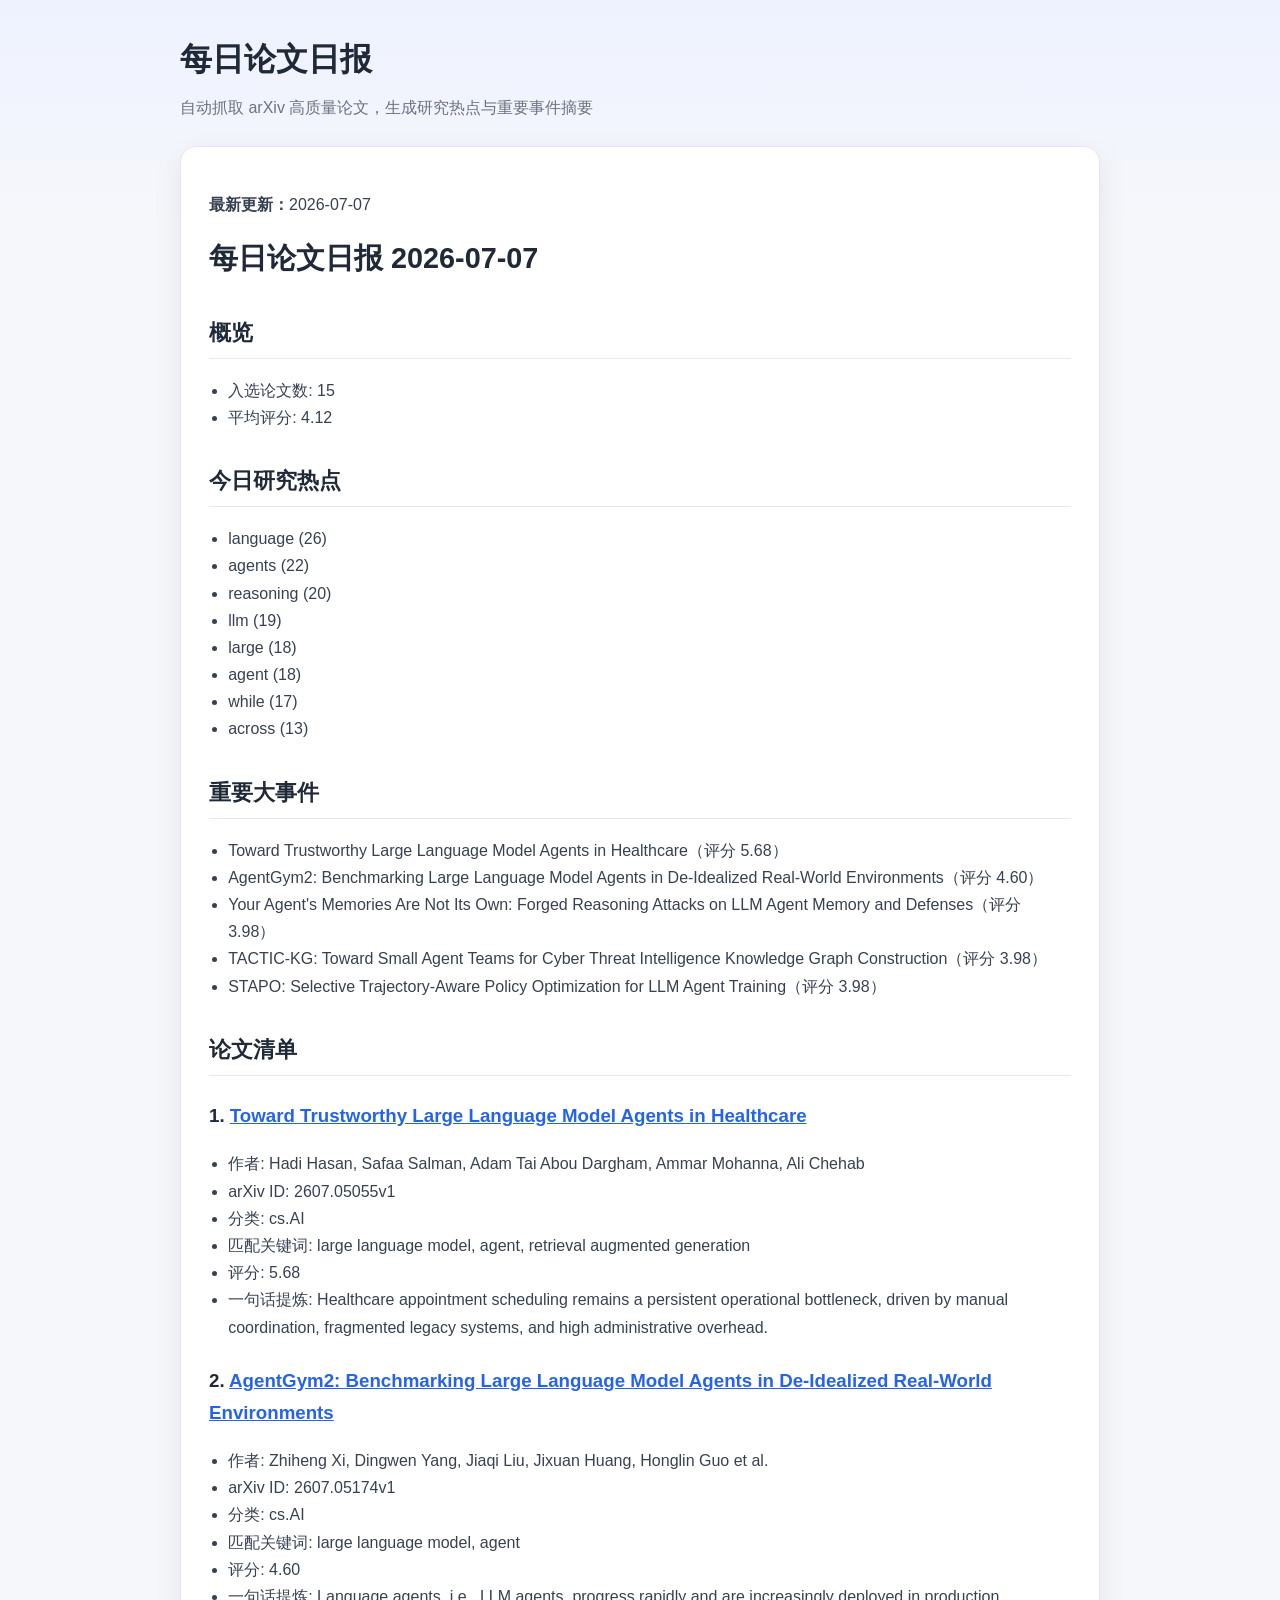
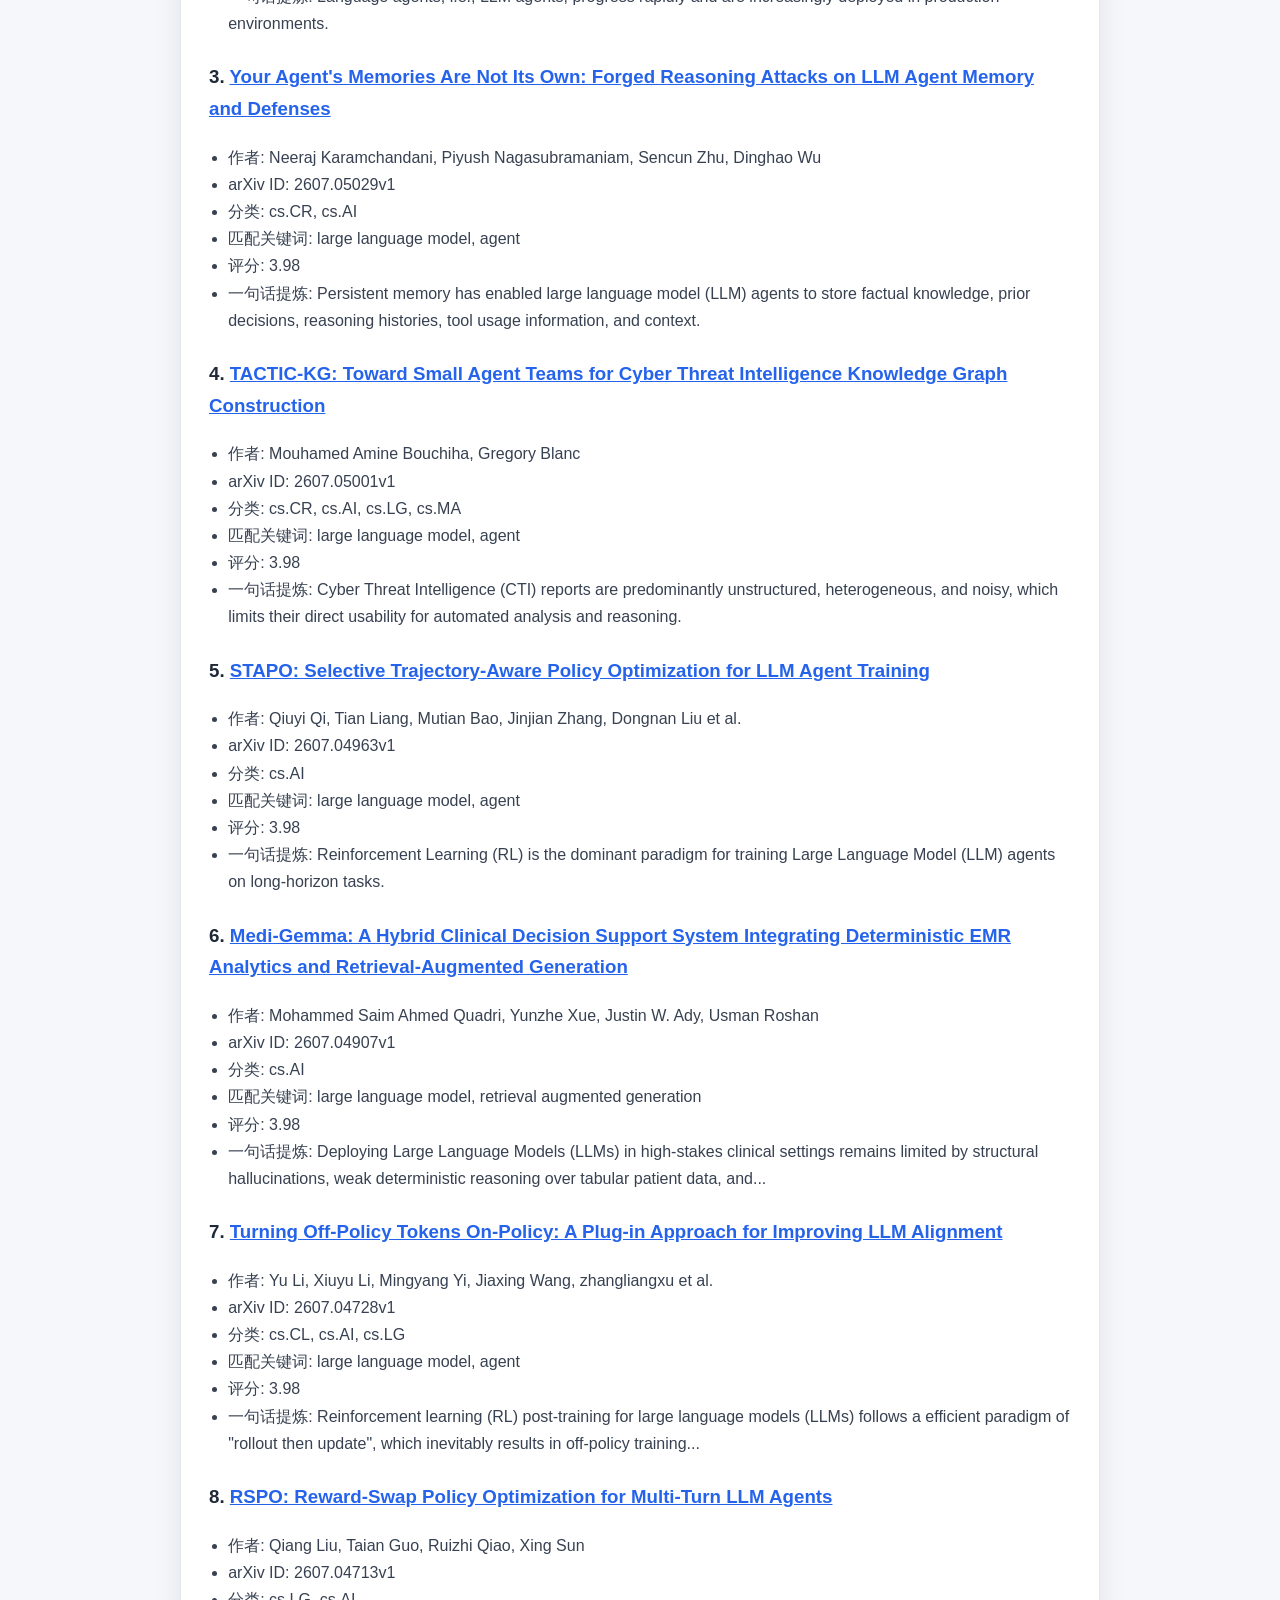
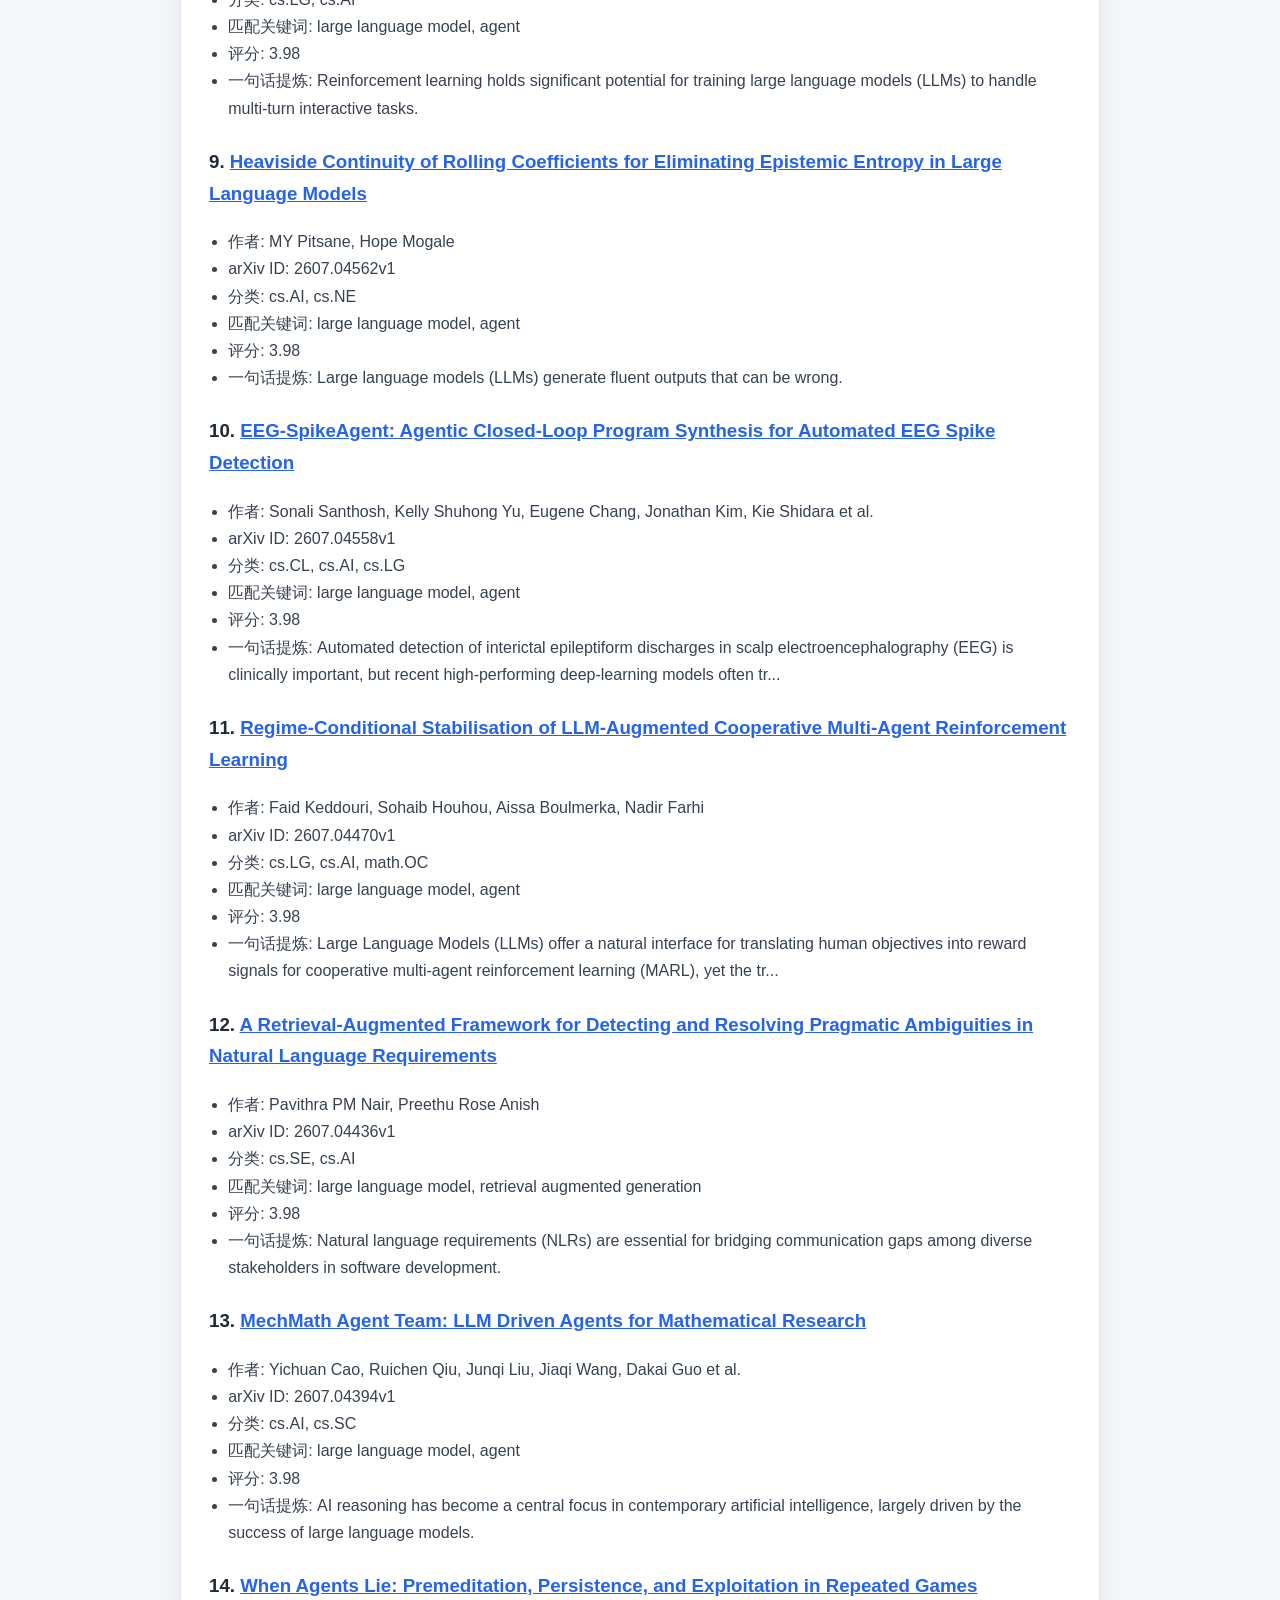
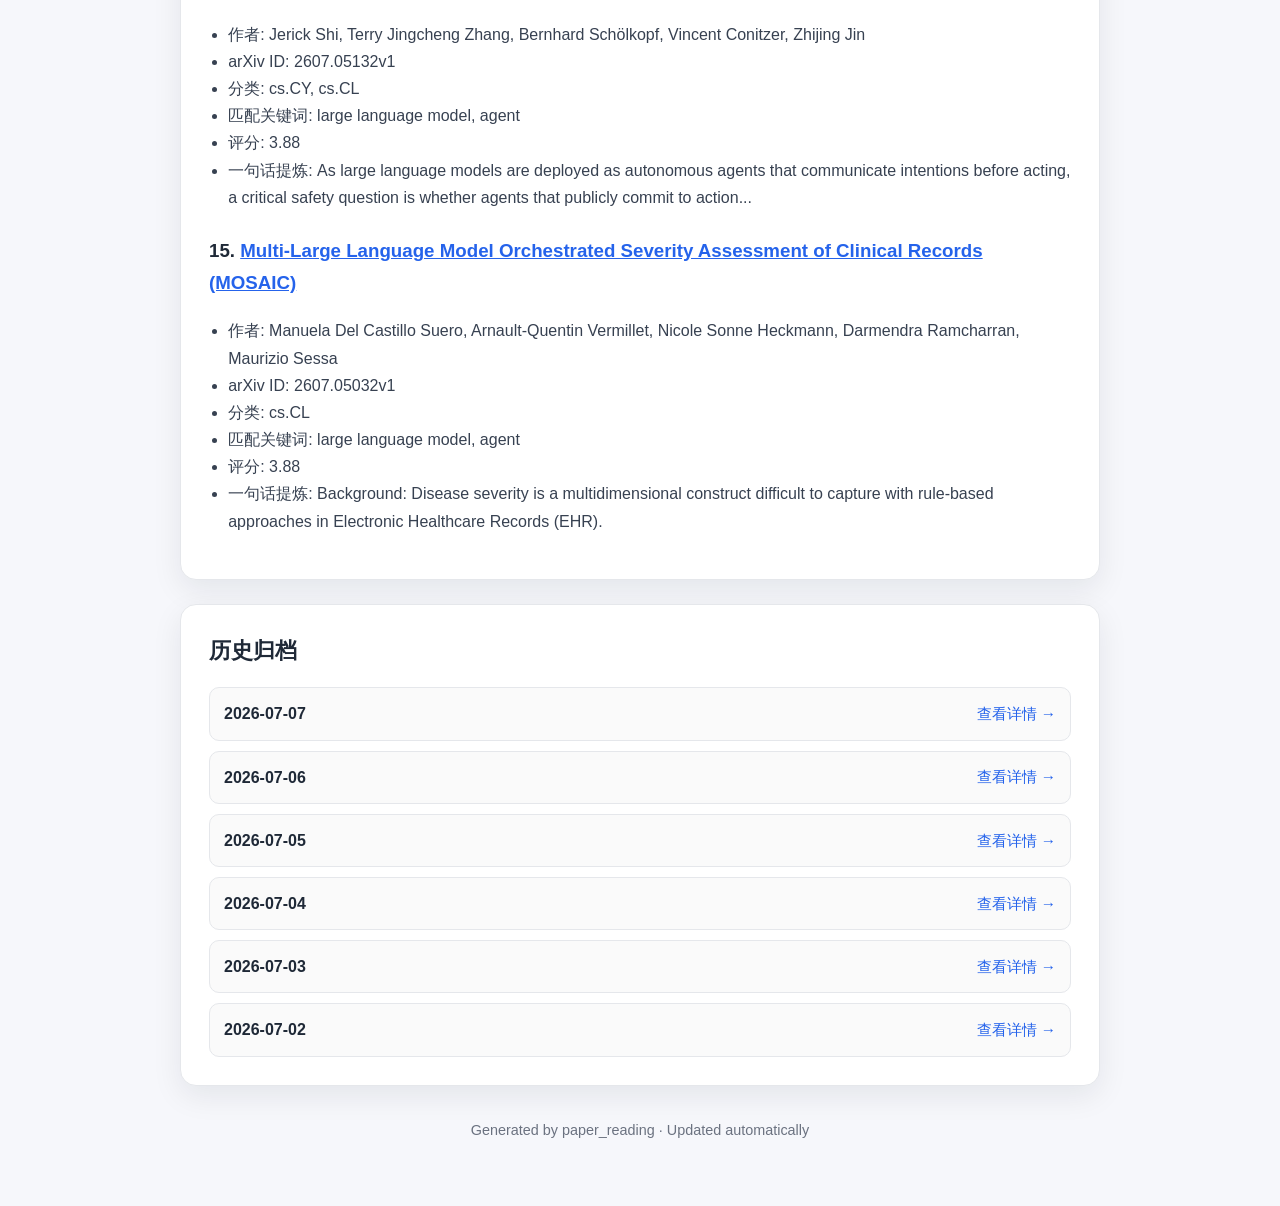
<file: index.html>
<!DOCTYPE html>
<html lang="zh-CN">
<head>
  <meta charset="UTF-8">
  <meta name="viewport" content="width=device-width, initial-scale=1.0">
  <title>每日论文日报</title>
  <link rel="stylesheet" href="assets/style.css">
</head>
<body>
  <div class="container">
    <header class="site-header">
      <h1>每日论文日报</h1>
      <p>自动抓取 arXiv 高质量论文，生成研究热点与重要事件摘要</p>
    </header>
    
    
<main class="card report-content">
  <p><strong>最新更新：</strong>2026-07-07</p>
  <h1>每日论文日报 2026-07-07</h1>
<h2>概览</h2>
<ul>
<li>入选论文数: 15</li>
<li>平均评分: 4.12</li>
</ul>
<h2>今日研究热点</h2>
<ul>
<li>language (26)</li>
<li>agents (22)</li>
<li>reasoning (20)</li>
<li>llm (19)</li>
<li>large (18)</li>
<li>agent (18)</li>
<li>while (17)</li>
<li>across (13)</li>
</ul>
<h2>重要大事件</h2>
<ul>
<li>Toward Trustworthy Large Language Model Agents in Healthcare（评分 5.68）</li>
<li>AgentGym2: Benchmarking Large Language Model Agents in De-Idealized Real-World Environments（评分 4.60）</li>
<li>Your Agent's Memories Are Not Its Own: Forged Reasoning Attacks on LLM Agent Memory and Defenses（评分 3.98）</li>
<li>TACTIC-KG: Toward Small Agent Teams for Cyber Threat Intelligence Knowledge Graph Construction（评分 3.98）</li>
<li>STAPO: Selective Trajectory-Aware Policy Optimization for LLM Agent Training（评分 3.98）</li>
</ul>
<h2>论文清单</h2>
<h3>1. <a href="https://arxiv.org/abs/2607.05055v1">Toward Trustworthy Large Language Model Agents in Healthcare</a></h3>
<ul>
<li>作者: Hadi Hasan, Safaa Salman, Adam Tai Abou Dargham, Ammar Mohanna, Ali Chehab</li>
<li>arXiv ID: 2607.05055v1</li>
<li>分类: cs.AI</li>
<li>匹配关键词: large language model, agent, retrieval augmented generation</li>
<li>评分: 5.68</li>
<li>一句话提炼: Healthcare appointment scheduling remains a persistent operational bottleneck, driven by manual coordination, fragmented legacy systems, and high administrative overhead.</li>
</ul>
<h3>2. <a href="https://arxiv.org/abs/2607.05174v1">AgentGym2: Benchmarking Large Language Model Agents in De-Idealized Real-World Environments</a></h3>
<ul>
<li>作者: Zhiheng Xi, Dingwen Yang, Jiaqi Liu, Jixuan Huang, Honglin Guo et al.</li>
<li>arXiv ID: 2607.05174v1</li>
<li>分类: cs.AI</li>
<li>匹配关键词: large language model, agent</li>
<li>评分: 4.60</li>
<li>一句话提炼: Language agents, i.e., LLM agents, progress rapidly and are increasingly deployed in production environments.</li>
</ul>
<h3>3. <a href="https://arxiv.org/abs/2607.05029v1">Your Agent's Memories Are Not Its Own: Forged Reasoning Attacks on LLM Agent Memory and Defenses</a></h3>
<ul>
<li>作者: Neeraj Karamchandani, Piyush Nagasubramaniam, Sencun Zhu, Dinghao Wu</li>
<li>arXiv ID: 2607.05029v1</li>
<li>分类: cs.CR, cs.AI</li>
<li>匹配关键词: large language model, agent</li>
<li>评分: 3.98</li>
<li>一句话提炼: Persistent memory has enabled large language model (LLM) agents to store factual knowledge, prior decisions, reasoning histories, tool usage information, and context.</li>
</ul>
<h3>4. <a href="https://arxiv.org/abs/2607.05001v1">TACTIC-KG: Toward Small Agent Teams for Cyber Threat Intelligence Knowledge Graph Construction</a></h3>
<ul>
<li>作者: Mouhamed Amine Bouchiha, Gregory Blanc</li>
<li>arXiv ID: 2607.05001v1</li>
<li>分类: cs.CR, cs.AI, cs.LG, cs.MA</li>
<li>匹配关键词: large language model, agent</li>
<li>评分: 3.98</li>
<li>一句话提炼: Cyber Threat Intelligence (CTI) reports are predominantly unstructured, heterogeneous, and noisy, which limits their direct usability for automated analysis and reasoning.</li>
</ul>
<h3>5. <a href="https://arxiv.org/abs/2607.04963v1">STAPO: Selective Trajectory-Aware Policy Optimization for LLM Agent Training</a></h3>
<ul>
<li>作者: Qiuyi Qi, Tian Liang, Mutian Bao, Jinjian Zhang, Dongnan Liu et al.</li>
<li>arXiv ID: 2607.04963v1</li>
<li>分类: cs.AI</li>
<li>匹配关键词: large language model, agent</li>
<li>评分: 3.98</li>
<li>一句话提炼: Reinforcement Learning (RL) is the dominant paradigm for training Large Language Model (LLM) agents on long-horizon tasks.</li>
</ul>
<h3>6. <a href="https://arxiv.org/abs/2607.04907v1">Medi-Gemma: A Hybrid Clinical Decision Support System Integrating Deterministic EMR Analytics and Retrieval-Augmented Generation</a></h3>
<ul>
<li>作者: Mohammed Saim Ahmed Quadri, Yunzhe Xue, Justin W. Ady, Usman Roshan</li>
<li>arXiv ID: 2607.04907v1</li>
<li>分类: cs.AI</li>
<li>匹配关键词: large language model, retrieval augmented generation</li>
<li>评分: 3.98</li>
<li>一句话提炼: Deploying Large Language Models (LLMs) in high-stakes clinical settings remains limited by structural hallucinations, weak deterministic reasoning over tabular patient data, and...</li>
</ul>
<h3>7. <a href="https://arxiv.org/abs/2607.04728v1">Turning Off-Policy Tokens On-Policy: A Plug-in Approach for Improving LLM Alignment</a></h3>
<ul>
<li>作者: Yu Li, Xiuyu Li, Mingyang Yi, Jiaxing Wang, zhangliangxu et al.</li>
<li>arXiv ID: 2607.04728v1</li>
<li>分类: cs.CL, cs.AI, cs.LG</li>
<li>匹配关键词: large language model, agent</li>
<li>评分: 3.98</li>
<li>一句话提炼: Reinforcement learning (RL) post-training for large language models (LLMs) follows a efficient paradigm of "rollout then update", which inevitably results in off-policy training...</li>
</ul>
<h3>8. <a href="https://arxiv.org/abs/2607.04713v1">RSPO: Reward-Swap Policy Optimization for Multi-Turn LLM Agents</a></h3>
<ul>
<li>作者: Qiang Liu, Taian Guo, Ruizhi Qiao, Xing Sun</li>
<li>arXiv ID: 2607.04713v1</li>
<li>分类: cs.LG, cs.AI</li>
<li>匹配关键词: large language model, agent</li>
<li>评分: 3.98</li>
<li>一句话提炼: Reinforcement learning holds significant potential for training large language models (LLMs) to handle multi-turn interactive tasks.</li>
</ul>
<h3>9. <a href="https://arxiv.org/abs/2607.04562v1">Heaviside Continuity of Rolling Coefficients for Eliminating Epistemic Entropy in Large Language Models</a></h3>
<ul>
<li>作者: MY Pitsane, Hope Mogale</li>
<li>arXiv ID: 2607.04562v1</li>
<li>分类: cs.AI, cs.NE</li>
<li>匹配关键词: large language model, agent</li>
<li>评分: 3.98</li>
<li>一句话提炼: Large language models (LLMs) generate fluent outputs that can be wrong.</li>
</ul>
<h3>10. <a href="https://arxiv.org/abs/2607.04558v1">EEG-SpikeAgent: Agentic Closed-Loop Program Synthesis for Automated EEG Spike Detection</a></h3>
<ul>
<li>作者: Sonali Santhosh, Kelly Shuhong Yu, Eugene Chang, Jonathan Kim, Kie Shidara et al.</li>
<li>arXiv ID: 2607.04558v1</li>
<li>分类: cs.CL, cs.AI, cs.LG</li>
<li>匹配关键词: large language model, agent</li>
<li>评分: 3.98</li>
<li>一句话提炼: Automated detection of interictal epileptiform discharges in scalp electroencephalography (EEG) is clinically important, but recent high-performing deep-learning models often tr...</li>
</ul>
<h3>11. <a href="https://arxiv.org/abs/2607.04470v1">Regime-Conditional Stabilisation of LLM-Augmented Cooperative Multi-Agent Reinforcement Learning</a></h3>
<ul>
<li>作者: Faid Keddouri, Sohaib Houhou, Aissa Boulmerka, Nadir Farhi</li>
<li>arXiv ID: 2607.04470v1</li>
<li>分类: cs.LG, cs.AI, math.OC</li>
<li>匹配关键词: large language model, agent</li>
<li>评分: 3.98</li>
<li>一句话提炼: Large Language Models (LLMs) offer a natural interface for translating human objectives into reward signals for cooperative multi-agent reinforcement learning (MARL), yet the tr...</li>
</ul>
<h3>12. <a href="https://arxiv.org/abs/2607.04436v1">A Retrieval-Augmented Framework for Detecting and Resolving Pragmatic Ambiguities in Natural Language Requirements</a></h3>
<ul>
<li>作者: Pavithra PM Nair, Preethu Rose Anish</li>
<li>arXiv ID: 2607.04436v1</li>
<li>分类: cs.SE, cs.AI</li>
<li>匹配关键词: large language model, retrieval augmented generation</li>
<li>评分: 3.98</li>
<li>一句话提炼: Natural language requirements (NLRs) are essential for bridging communication gaps among diverse stakeholders in software development.</li>
</ul>
<h3>13. <a href="https://arxiv.org/abs/2607.04394v1">MechMath Agent Team: LLM Driven Agents for Mathematical Research</a></h3>
<ul>
<li>作者: Yichuan Cao, Ruichen Qiu, Junqi Liu, Jiaqi Wang, Dakai Guo et al.</li>
<li>arXiv ID: 2607.04394v1</li>
<li>分类: cs.AI, cs.SC</li>
<li>匹配关键词: large language model, agent</li>
<li>评分: 3.98</li>
<li>一句话提炼: AI reasoning has become a central focus in contemporary artificial intelligence, largely driven by the success of large language models.</li>
</ul>
<h3>14. <a href="https://arxiv.org/abs/2607.05132v1">When Agents Lie: Premeditation, Persistence, and Exploitation in Repeated Games</a></h3>
<ul>
<li>作者: Jerick Shi, Terry Jingcheng Zhang, Bernhard Schölkopf, Vincent Conitzer, Zhijing Jin</li>
<li>arXiv ID: 2607.05132v1</li>
<li>分类: cs.CY, cs.CL</li>
<li>匹配关键词: large language model, agent</li>
<li>评分: 3.88</li>
<li>一句话提炼: As large language models are deployed as autonomous agents that communicate intentions before acting, a critical safety question is whether agents that publicly commit to action...</li>
</ul>
<h3>15. <a href="https://arxiv.org/abs/2607.05032v1">Multi-Large Language Model Orchestrated Severity Assessment of Clinical Records (MOSAIC)</a></h3>
<ul>
<li>作者: Manuela Del Castillo Suero, Arnault-Quentin Vermillet, Nicole Sonne Heckmann, Darmendra Ramcharran, Maurizio Sessa</li>
<li>arXiv ID: 2607.05032v1</li>
<li>分类: cs.CL</li>
<li>匹配关键词: large language model, agent</li>
<li>评分: 3.88</li>
<li>一句话提炼: Background: Disease severity is a multidimensional construct difficult to capture with rule-based approaches in Electronic Healthcare Records (EHR).</li>
</ul>
</main>
<section class="card">
  <h2>历史归档</h2>
  <ul class="archive-list">
    <li><a href="reports/2026-07-07.html"><span class="date">2026-07-07</span><span class="link">查看详情 →</span></a></li><li><a href="reports/2026-07-06.html"><span class="date">2026-07-06</span><span class="link">查看详情 →</span></a></li><li><a href="reports/2026-07-05.html"><span class="date">2026-07-05</span><span class="link">查看详情 →</span></a></li><li><a href="reports/2026-07-04.html"><span class="date">2026-07-04</span><span class="link">查看详情 →</span></a></li><li><a href="reports/2026-07-03.html"><span class="date">2026-07-03</span><span class="link">查看详情 →</span></a></li><li><a href="reports/2026-07-02.html"><span class="date">2026-07-02</span><span class="link">查看详情 →</span></a></li>
  </ul>
</section>

    <footer class="site-footer">Generated by paper_reading · Updated automatically</footer>
  </div>
</body>
</html>
</file>
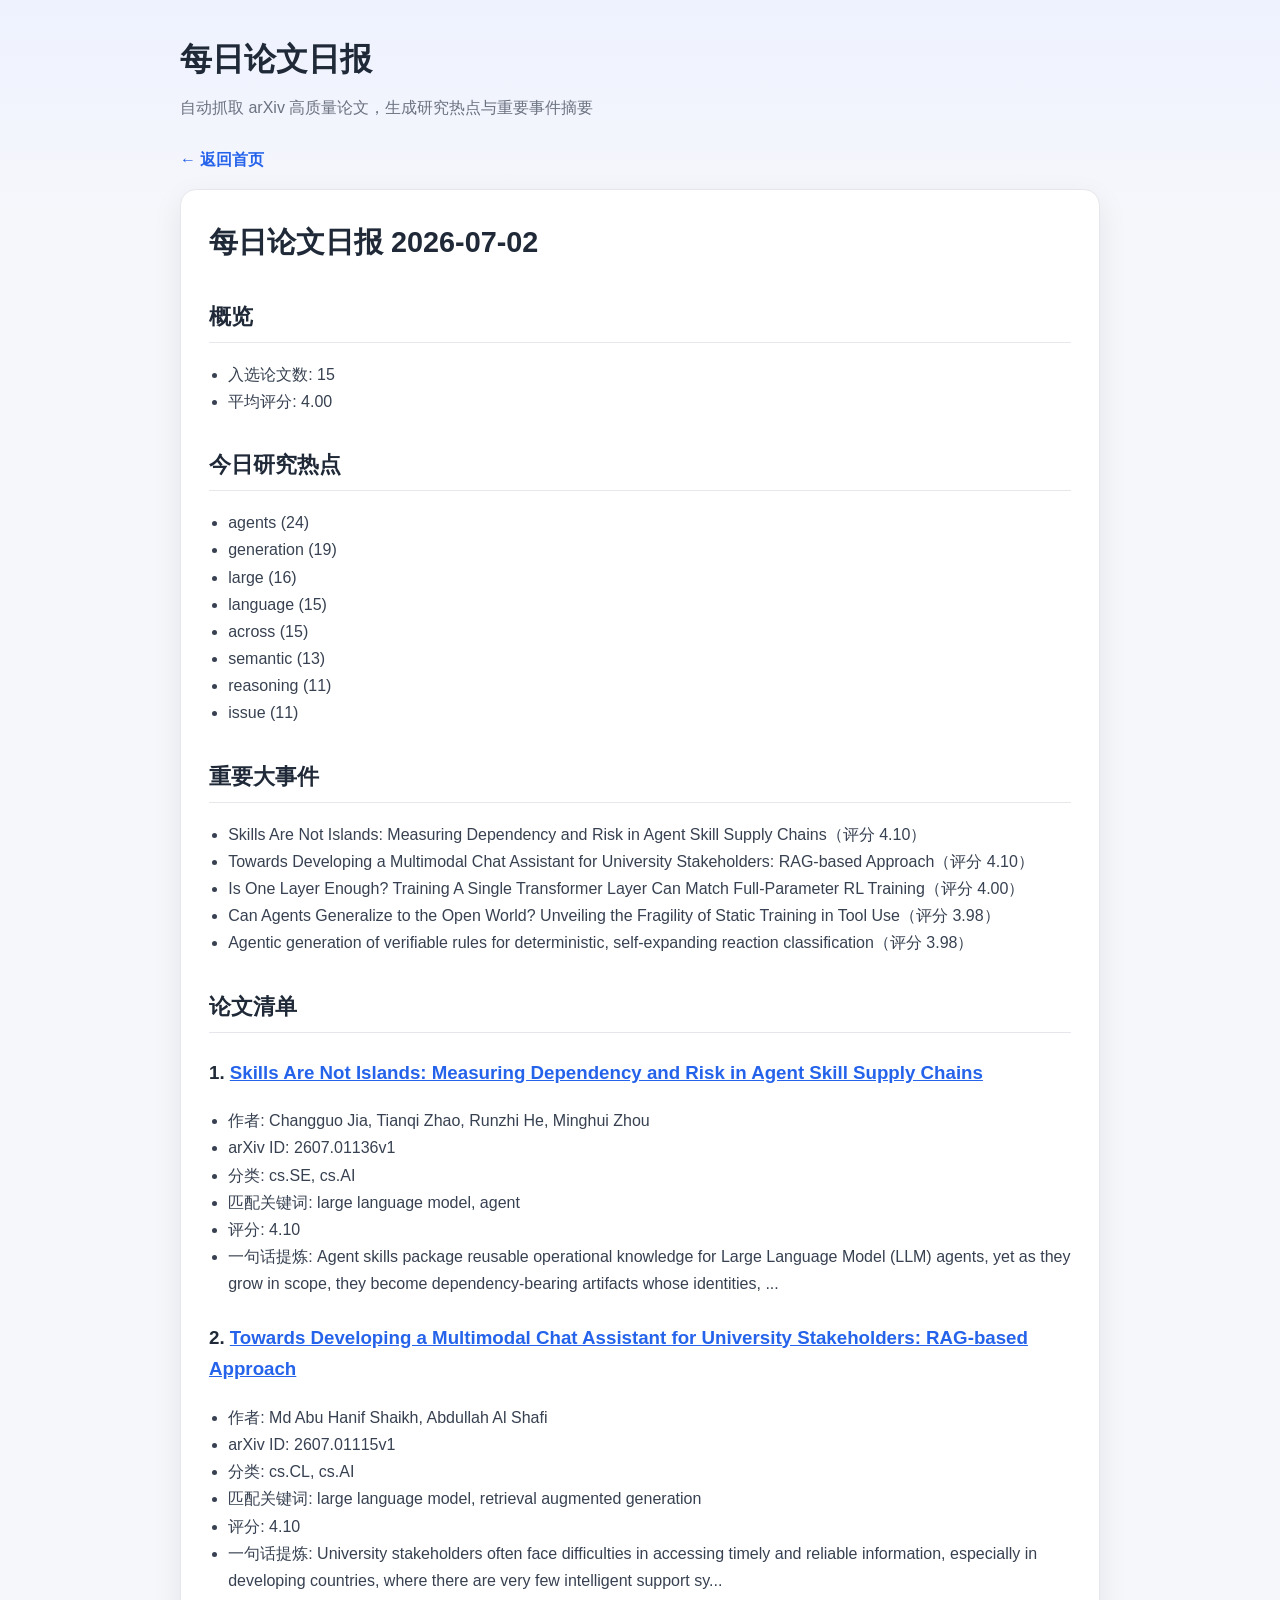
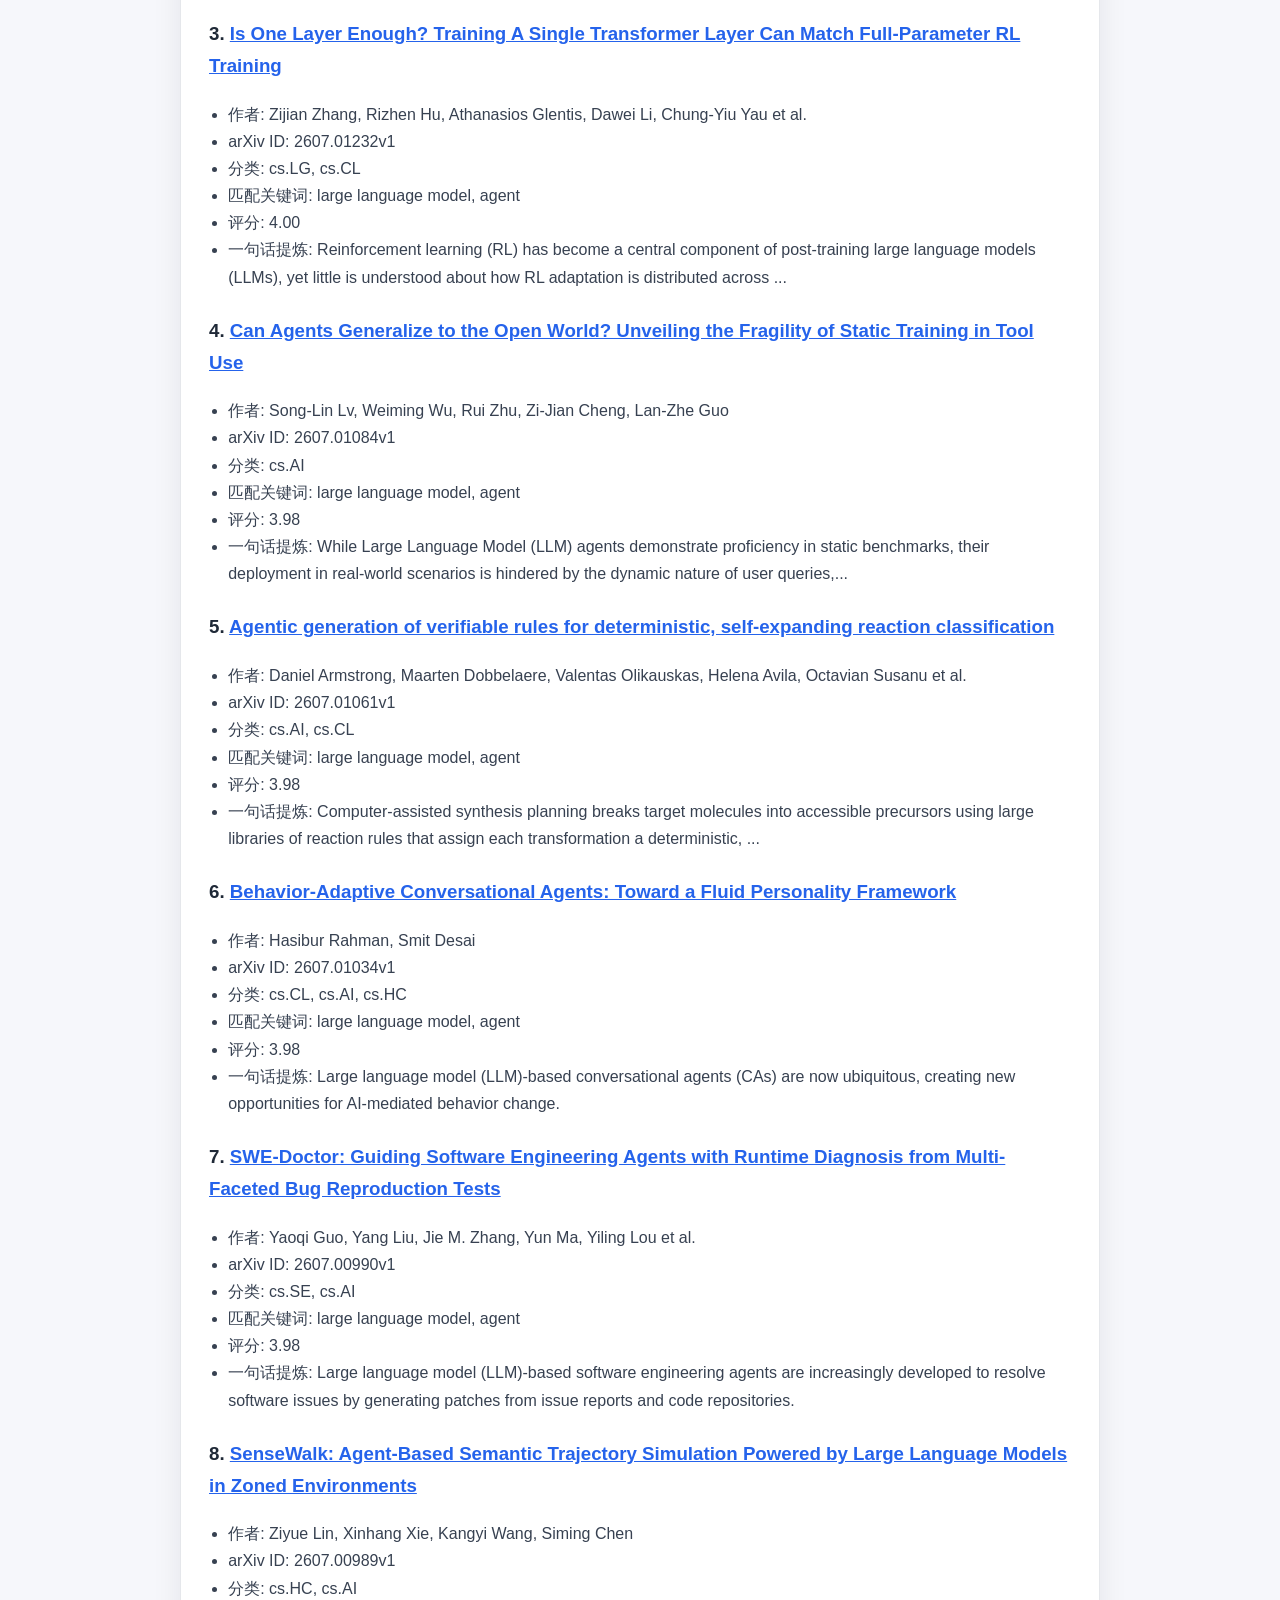
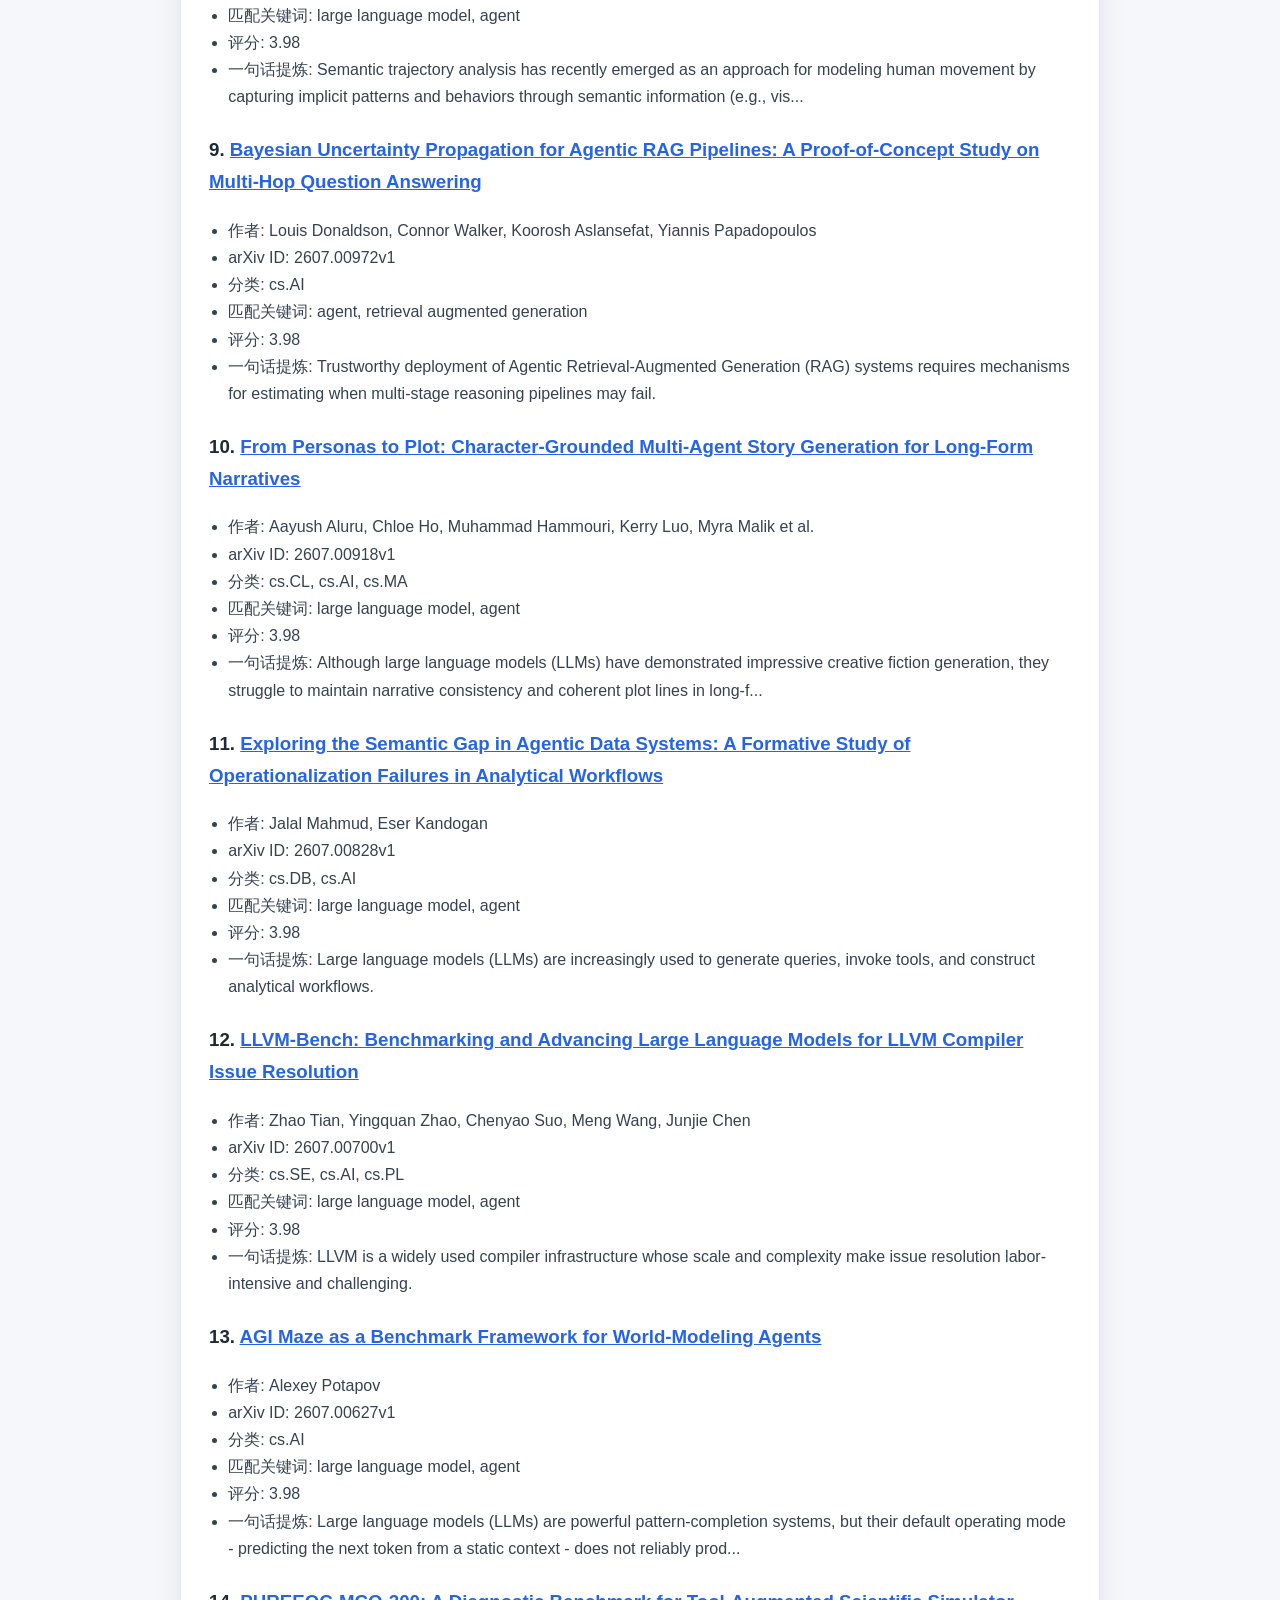
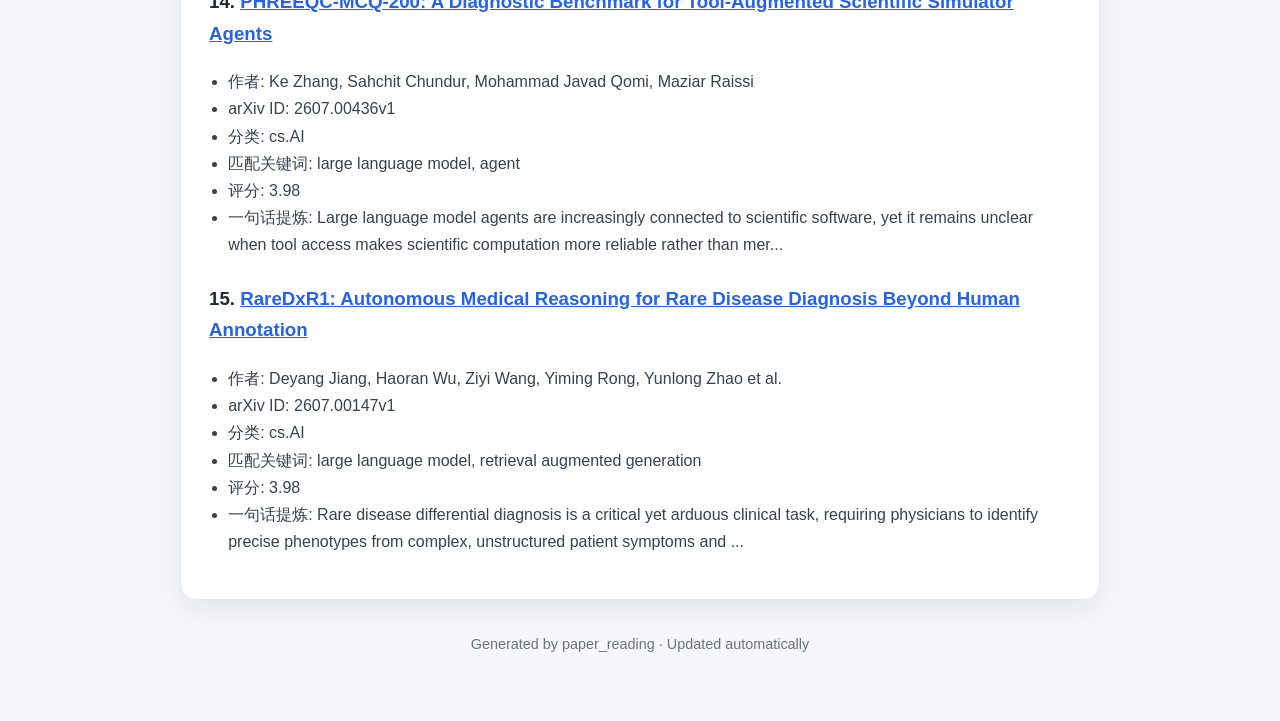
<file: reports/2026-07-02.html>
<!DOCTYPE html>
<html lang="zh-CN">
<head>
  <meta charset="UTF-8">
  <meta name="viewport" content="width=device-width, initial-scale=1.0">
  <title>每日论文日报 2026-07-02</title>
  <link rel="stylesheet" href="../assets/style.css">
</head>
<body>
  <div class="container">
    <header class="site-header">
      <h1>每日论文日报</h1>
      <p>自动抓取 arXiv 高质量论文，生成研究热点与重要事件摘要</p>
    </header>
    <a class="back-link" href="../index.html">← 返回首页</a>

    <main class="card report-content"><h1>每日论文日报 2026-07-02</h1>
<h2>概览</h2>
<ul>
<li>入选论文数: 15</li>
<li>平均评分: 4.00</li>
</ul>
<h2>今日研究热点</h2>
<ul>
<li>agents (24)</li>
<li>generation (19)</li>
<li>large (16)</li>
<li>language (15)</li>
<li>across (15)</li>
<li>semantic (13)</li>
<li>reasoning (11)</li>
<li>issue (11)</li>
</ul>
<h2>重要大事件</h2>
<ul>
<li>Skills Are Not Islands: Measuring Dependency and Risk in Agent Skill Supply Chains（评分 4.10）</li>
<li>Towards Developing a Multimodal Chat Assistant for University Stakeholders: RAG-based Approach（评分 4.10）</li>
<li>Is One Layer Enough? Training A Single Transformer Layer Can Match Full-Parameter RL Training（评分 4.00）</li>
<li>Can Agents Generalize to the Open World? Unveiling the Fragility of Static Training in Tool Use（评分 3.98）</li>
<li>Agentic generation of verifiable rules for deterministic, self-expanding reaction classification（评分 3.98）</li>
</ul>
<h2>论文清单</h2>
<h3>1. <a href="https://arxiv.org/abs/2607.01136v1">Skills Are Not Islands: Measuring Dependency and Risk in Agent Skill Supply Chains</a></h3>
<ul>
<li>作者: Changguo Jia, Tianqi Zhao, Runzhi He, Minghui Zhou</li>
<li>arXiv ID: 2607.01136v1</li>
<li>分类: cs.SE, cs.AI</li>
<li>匹配关键词: large language model, agent</li>
<li>评分: 4.10</li>
<li>一句话提炼: Agent skills package reusable operational knowledge for Large Language Model (LLM) agents, yet as they grow in scope, they become dependency-bearing artifacts whose identities, ...</li>
</ul>
<h3>2. <a href="https://arxiv.org/abs/2607.01115v1">Towards Developing a Multimodal Chat Assistant for University Stakeholders: RAG-based Approach</a></h3>
<ul>
<li>作者: Md Abu Hanif Shaikh, Abdullah Al Shafi</li>
<li>arXiv ID: 2607.01115v1</li>
<li>分类: cs.CL, cs.AI</li>
<li>匹配关键词: large language model, retrieval augmented generation</li>
<li>评分: 4.10</li>
<li>一句话提炼: University stakeholders often face difficulties in accessing timely and reliable information, especially in developing countries, where there are very few intelligent support sy...</li>
</ul>
<h3>3. <a href="https://arxiv.org/abs/2607.01232v1">Is One Layer Enough? Training A Single Transformer Layer Can Match Full-Parameter RL Training</a></h3>
<ul>
<li>作者: Zijian Zhang, Rizhen Hu, Athanasios Glentis, Dawei Li, Chung-Yiu Yau et al.</li>
<li>arXiv ID: 2607.01232v1</li>
<li>分类: cs.LG, cs.CL</li>
<li>匹配关键词: large language model, agent</li>
<li>评分: 4.00</li>
<li>一句话提炼: Reinforcement learning (RL) has become a central component of post-training large language models (LLMs), yet little is understood about how RL adaptation is distributed across ...</li>
</ul>
<h3>4. <a href="https://arxiv.org/abs/2607.01084v1">Can Agents Generalize to the Open World? Unveiling the Fragility of Static Training in Tool Use</a></h3>
<ul>
<li>作者: Song-Lin Lv, Weiming Wu, Rui Zhu, Zi-Jian Cheng, Lan-Zhe Guo</li>
<li>arXiv ID: 2607.01084v1</li>
<li>分类: cs.AI</li>
<li>匹配关键词: large language model, agent</li>
<li>评分: 3.98</li>
<li>一句话提炼: While Large Language Model (LLM) agents demonstrate proficiency in static benchmarks, their deployment in real-world scenarios is hindered by the dynamic nature of user queries,...</li>
</ul>
<h3>5. <a href="https://arxiv.org/abs/2607.01061v1">Agentic generation of verifiable rules for deterministic, self-expanding reaction classification</a></h3>
<ul>
<li>作者: Daniel Armstrong, Maarten Dobbelaere, Valentas Olikauskas, Helena Avila, Octavian Susanu et al.</li>
<li>arXiv ID: 2607.01061v1</li>
<li>分类: cs.AI, cs.CL</li>
<li>匹配关键词: large language model, agent</li>
<li>评分: 3.98</li>
<li>一句话提炼: Computer-assisted synthesis planning breaks target molecules into accessible precursors using large libraries of reaction rules that assign each transformation a deterministic, ...</li>
</ul>
<h3>6. <a href="https://arxiv.org/abs/2607.01034v1">Behavior-Adaptive Conversational Agents: Toward a Fluid Personality Framework</a></h3>
<ul>
<li>作者: Hasibur Rahman, Smit Desai</li>
<li>arXiv ID: 2607.01034v1</li>
<li>分类: cs.CL, cs.AI, cs.HC</li>
<li>匹配关键词: large language model, agent</li>
<li>评分: 3.98</li>
<li>一句话提炼: Large language model (LLM)-based conversational agents (CAs) are now ubiquitous, creating new opportunities for AI-mediated behavior change.</li>
</ul>
<h3>7. <a href="https://arxiv.org/abs/2607.00990v1">SWE-Doctor: Guiding Software Engineering Agents with Runtime Diagnosis from Multi-Faceted Bug Reproduction Tests</a></h3>
<ul>
<li>作者: Yaoqi Guo, Yang Liu, Jie M. Zhang, Yun Ma, Yiling Lou et al.</li>
<li>arXiv ID: 2607.00990v1</li>
<li>分类: cs.SE, cs.AI</li>
<li>匹配关键词: large language model, agent</li>
<li>评分: 3.98</li>
<li>一句话提炼: Large language model (LLM)-based software engineering agents are increasingly developed to resolve software issues by generating patches from issue reports and code repositories.</li>
</ul>
<h3>8. <a href="https://arxiv.org/abs/2607.00989v1">SenseWalk: Agent-Based Semantic Trajectory Simulation Powered by Large Language Models in Zoned Environments</a></h3>
<ul>
<li>作者: Ziyue Lin, Xinhang Xie, Kangyi Wang, Siming Chen</li>
<li>arXiv ID: 2607.00989v1</li>
<li>分类: cs.HC, cs.AI</li>
<li>匹配关键词: large language model, agent</li>
<li>评分: 3.98</li>
<li>一句话提炼: Semantic trajectory analysis has recently emerged as an approach for modeling human movement by capturing implicit patterns and behaviors through semantic information (e.g., vis...</li>
</ul>
<h3>9. <a href="https://arxiv.org/abs/2607.00972v1">Bayesian Uncertainty Propagation for Agentic RAG Pipelines: A Proof-of-Concept Study on Multi-Hop Question Answering</a></h3>
<ul>
<li>作者: Louis Donaldson, Connor Walker, Koorosh Aslansefat, Yiannis Papadopoulos</li>
<li>arXiv ID: 2607.00972v1</li>
<li>分类: cs.AI</li>
<li>匹配关键词: agent, retrieval augmented generation</li>
<li>评分: 3.98</li>
<li>一句话提炼: Trustworthy deployment of Agentic Retrieval-Augmented Generation (RAG) systems requires mechanisms for estimating when multi-stage reasoning pipelines may fail.</li>
</ul>
<h3>10. <a href="https://arxiv.org/abs/2607.00918v1">From Personas to Plot: Character-Grounded Multi-Agent Story Generation for Long-Form Narratives</a></h3>
<ul>
<li>作者: Aayush Aluru, Chloe Ho, Muhammad Hammouri, Kerry Luo, Myra Malik et al.</li>
<li>arXiv ID: 2607.00918v1</li>
<li>分类: cs.CL, cs.AI, cs.MA</li>
<li>匹配关键词: large language model, agent</li>
<li>评分: 3.98</li>
<li>一句话提炼: Although large language models (LLMs) have demonstrated impressive creative fiction generation, they struggle to maintain narrative consistency and coherent plot lines in long-f...</li>
</ul>
<h3>11. <a href="https://arxiv.org/abs/2607.00828v1">Exploring the Semantic Gap in Agentic Data Systems: A Formative Study of Operationalization Failures in Analytical Workflows</a></h3>
<ul>
<li>作者: Jalal Mahmud, Eser Kandogan</li>
<li>arXiv ID: 2607.00828v1</li>
<li>分类: cs.DB, cs.AI</li>
<li>匹配关键词: large language model, agent</li>
<li>评分: 3.98</li>
<li>一句话提炼: Large language models (LLMs) are increasingly used to generate queries, invoke tools, and construct analytical workflows.</li>
</ul>
<h3>12. <a href="https://arxiv.org/abs/2607.00700v1">LLVM-Bench: Benchmarking and Advancing Large Language Models for LLVM Compiler Issue Resolution</a></h3>
<ul>
<li>作者: Zhao Tian, Yingquan Zhao, Chenyao Suo, Meng Wang, Junjie Chen</li>
<li>arXiv ID: 2607.00700v1</li>
<li>分类: cs.SE, cs.AI, cs.PL</li>
<li>匹配关键词: large language model, agent</li>
<li>评分: 3.98</li>
<li>一句话提炼: LLVM is a widely used compiler infrastructure whose scale and complexity make issue resolution labor-intensive and challenging.</li>
</ul>
<h3>13. <a href="https://arxiv.org/abs/2607.00627v1">AGI Maze as a Benchmark Framework for World-Modeling Agents</a></h3>
<ul>
<li>作者: Alexey Potapov</li>
<li>arXiv ID: 2607.00627v1</li>
<li>分类: cs.AI</li>
<li>匹配关键词: large language model, agent</li>
<li>评分: 3.98</li>
<li>一句话提炼: Large language models (LLMs) are powerful pattern-completion systems, but their default operating mode - predicting the next token from a static context - does not reliably prod...</li>
</ul>
<h3>14. <a href="https://arxiv.org/abs/2607.00436v1">PHREEQC-MCQ-200: A Diagnostic Benchmark for Tool-Augmented Scientific Simulator Agents</a></h3>
<ul>
<li>作者: Ke Zhang, Sahchit Chundur, Mohammad Javad Qomi, Maziar Raissi</li>
<li>arXiv ID: 2607.00436v1</li>
<li>分类: cs.AI</li>
<li>匹配关键词: large language model, agent</li>
<li>评分: 3.98</li>
<li>一句话提炼: Large language model agents are increasingly connected to scientific software, yet it remains unclear when tool access makes scientific computation more reliable rather than mer...</li>
</ul>
<h3>15. <a href="https://arxiv.org/abs/2607.00147v1">RareDxR1: Autonomous Medical Reasoning for Rare Disease Diagnosis Beyond Human Annotation</a></h3>
<ul>
<li>作者: Deyang Jiang, Haoran Wu, Ziyi Wang, Yiming Rong, Yunlong Zhao et al.</li>
<li>arXiv ID: 2607.00147v1</li>
<li>分类: cs.AI</li>
<li>匹配关键词: large language model, retrieval augmented generation</li>
<li>评分: 3.98</li>
<li>一句话提炼: Rare disease differential diagnosis is a critical yet arduous clinical task, requiring physicians to identify precise phenotypes from complex, unstructured patient symptoms and ...</li>
</ul></main>
    <footer class="site-footer">Generated by paper_reading · Updated automatically</footer>
  </div>
</body>
</html>
</file>
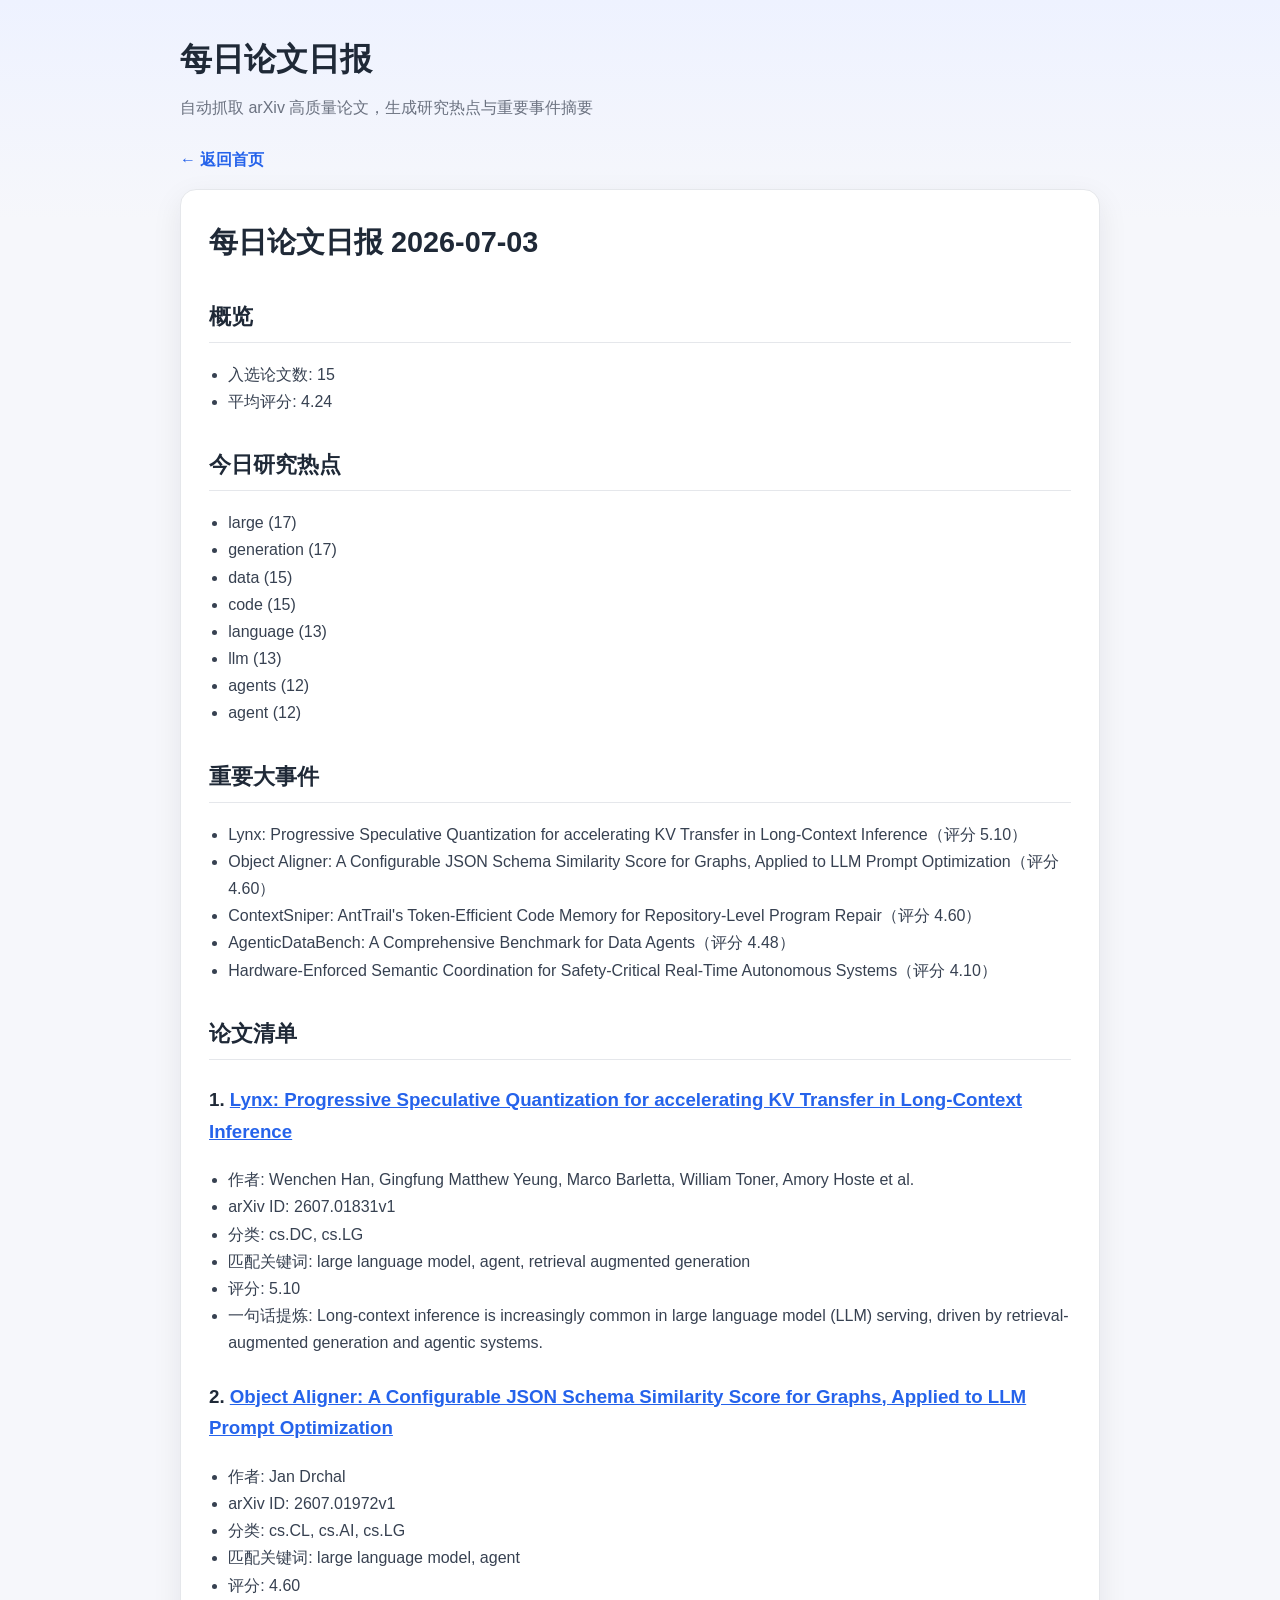
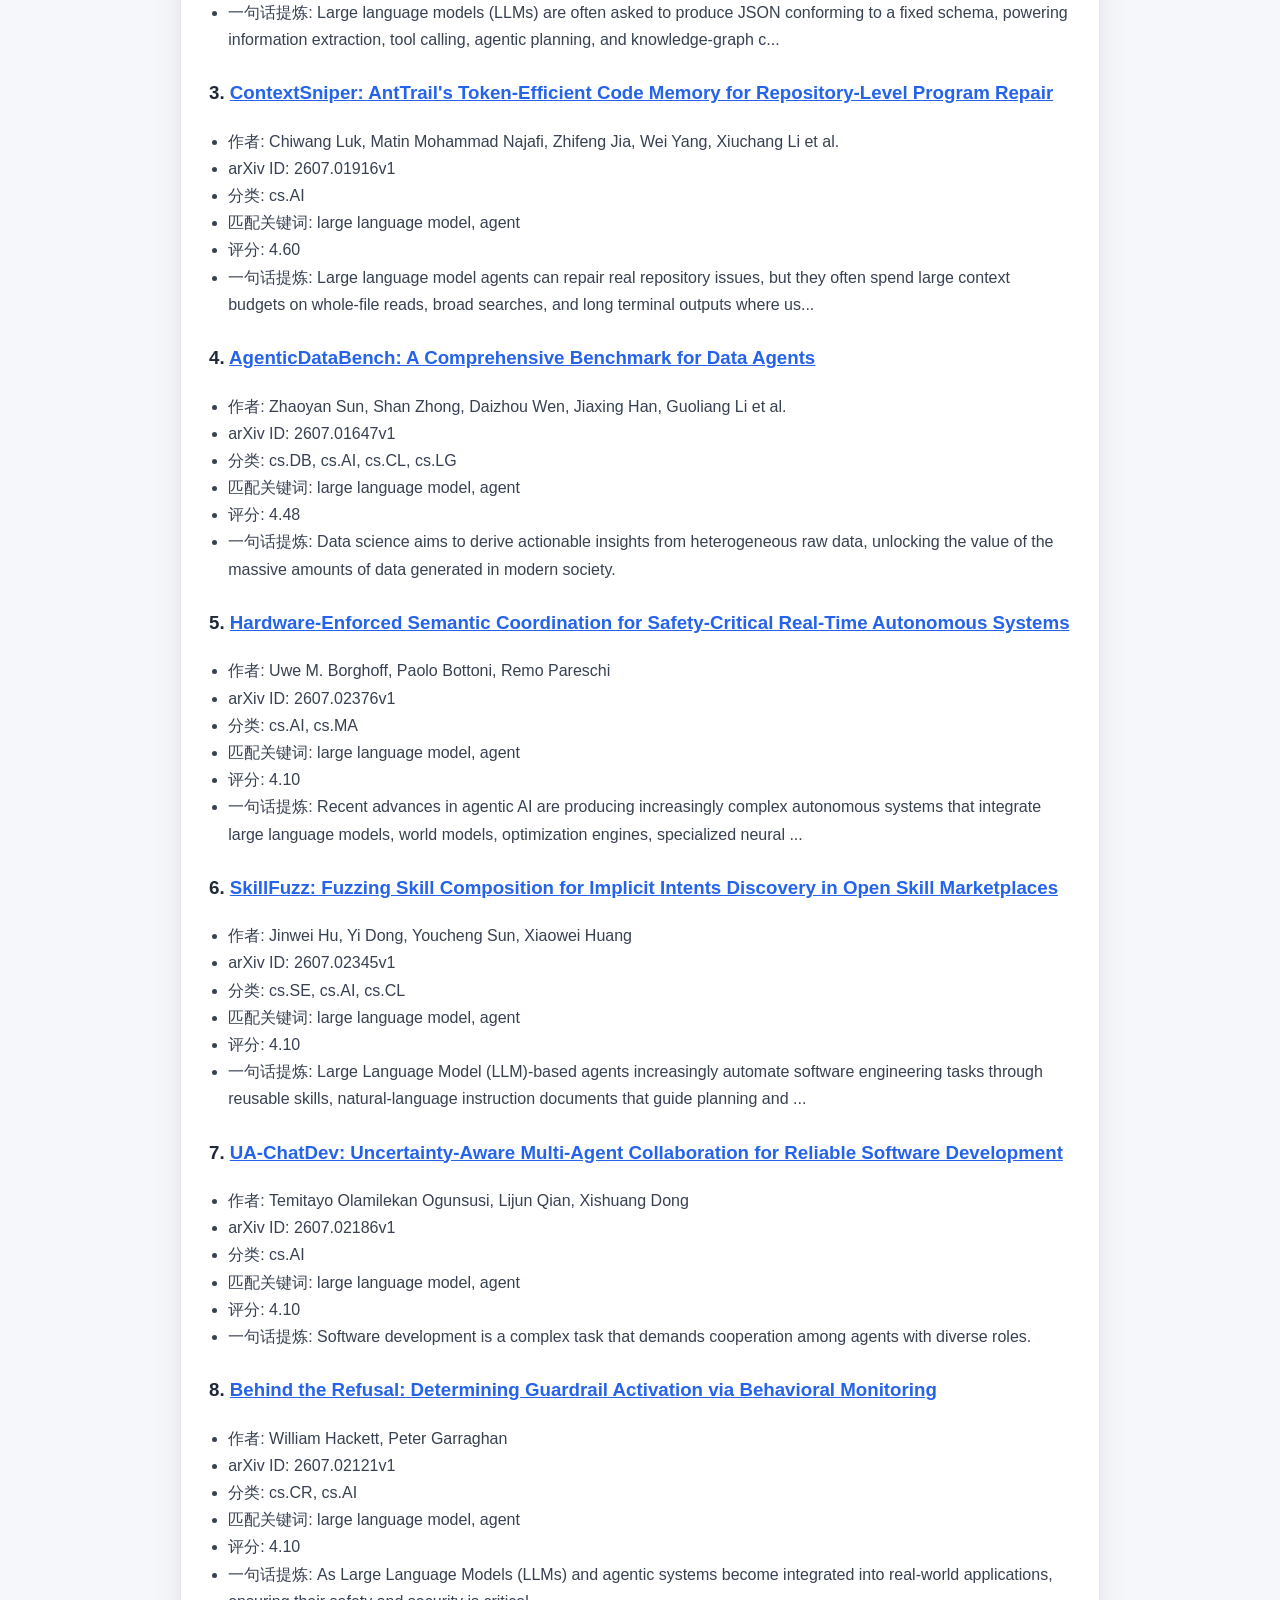
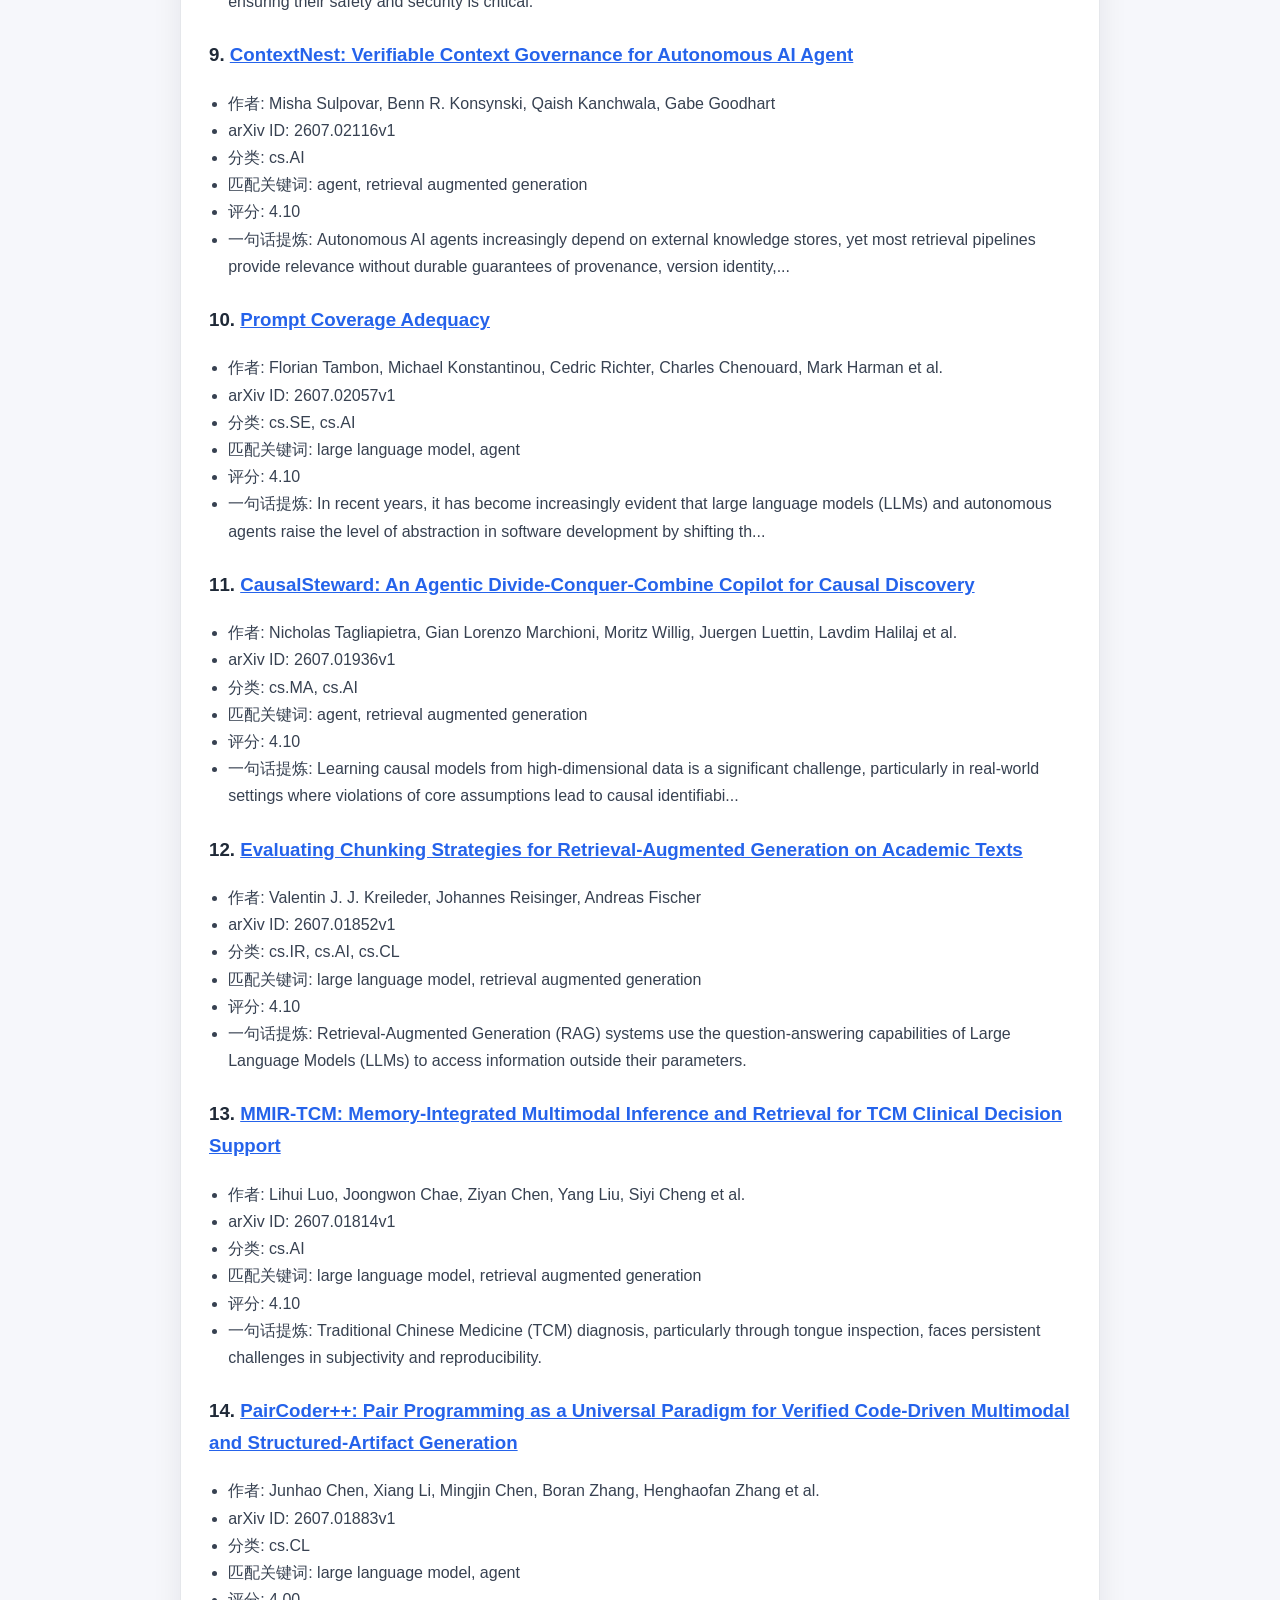
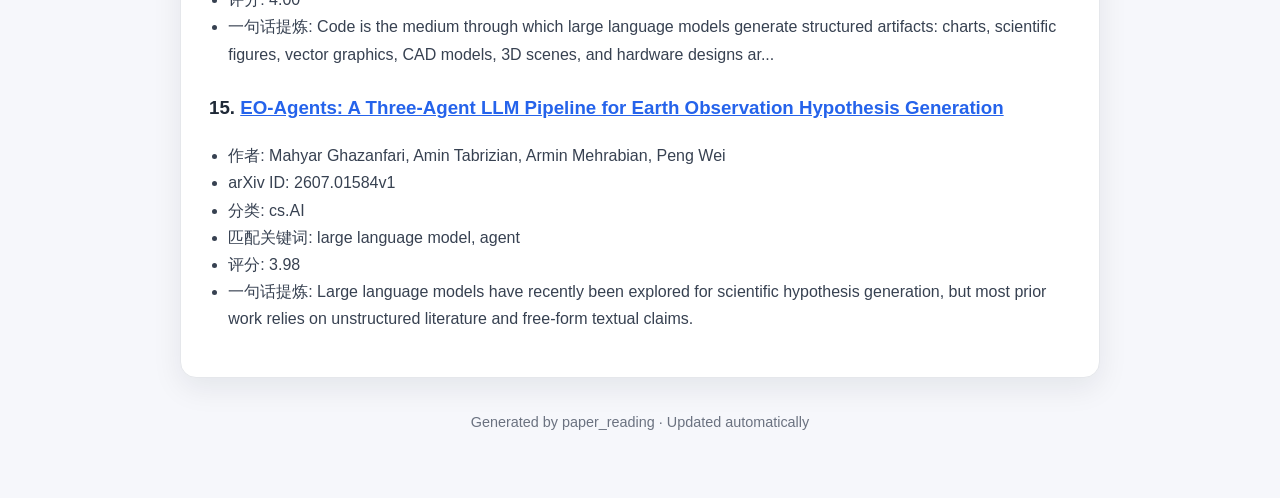
<file: reports/2026-07-03.html>
<!DOCTYPE html>
<html lang="zh-CN">
<head>
  <meta charset="UTF-8">
  <meta name="viewport" content="width=device-width, initial-scale=1.0">
  <title>每日论文日报 2026-07-03</title>
  <link rel="stylesheet" href="../assets/style.css">
</head>
<body>
  <div class="container">
    <header class="site-header">
      <h1>每日论文日报</h1>
      <p>自动抓取 arXiv 高质量论文，生成研究热点与重要事件摘要</p>
    </header>
    <a class="back-link" href="../index.html">← 返回首页</a>

    <main class="card report-content"><h1>每日论文日报 2026-07-03</h1>
<h2>概览</h2>
<ul>
<li>入选论文数: 15</li>
<li>平均评分: 4.24</li>
</ul>
<h2>今日研究热点</h2>
<ul>
<li>large (17)</li>
<li>generation (17)</li>
<li>data (15)</li>
<li>code (15)</li>
<li>language (13)</li>
<li>llm (13)</li>
<li>agents (12)</li>
<li>agent (12)</li>
</ul>
<h2>重要大事件</h2>
<ul>
<li>Lynx: Progressive Speculative Quantization for accelerating KV Transfer in Long-Context Inference（评分 5.10）</li>
<li>Object Aligner: A Configurable JSON Schema Similarity Score for Graphs, Applied to LLM Prompt Optimization（评分 4.60）</li>
<li>ContextSniper: AntTrail's Token-Efficient Code Memory for Repository-Level Program Repair（评分 4.60）</li>
<li>AgenticDataBench: A Comprehensive Benchmark for Data Agents（评分 4.48）</li>
<li>Hardware-Enforced Semantic Coordination for Safety-Critical Real-Time Autonomous Systems（评分 4.10）</li>
</ul>
<h2>论文清单</h2>
<h3>1. <a href="https://arxiv.org/abs/2607.01831v1">Lynx: Progressive Speculative Quantization for accelerating KV Transfer in Long-Context Inference</a></h3>
<ul>
<li>作者: Wenchen Han, Gingfung Matthew Yeung, Marco Barletta, William Toner, Amory Hoste et al.</li>
<li>arXiv ID: 2607.01831v1</li>
<li>分类: cs.DC, cs.LG</li>
<li>匹配关键词: large language model, agent, retrieval augmented generation</li>
<li>评分: 5.10</li>
<li>一句话提炼: Long-context inference is increasingly common in large language model (LLM) serving, driven by retrieval-augmented generation and agentic systems.</li>
</ul>
<h3>2. <a href="https://arxiv.org/abs/2607.01972v1">Object Aligner: A Configurable JSON Schema Similarity Score for Graphs, Applied to LLM Prompt Optimization</a></h3>
<ul>
<li>作者: Jan Drchal</li>
<li>arXiv ID: 2607.01972v1</li>
<li>分类: cs.CL, cs.AI, cs.LG</li>
<li>匹配关键词: large language model, agent</li>
<li>评分: 4.60</li>
<li>一句话提炼: Large language models (LLMs) are often asked to produce JSON conforming to a fixed schema, powering information extraction, tool calling, agentic planning, and knowledge-graph c...</li>
</ul>
<h3>3. <a href="https://arxiv.org/abs/2607.01916v1">ContextSniper: AntTrail's Token-Efficient Code Memory for Repository-Level Program Repair</a></h3>
<ul>
<li>作者: Chiwang Luk, Matin Mohammad Najafi, Zhifeng Jia, Wei Yang, Xiuchang Li et al.</li>
<li>arXiv ID: 2607.01916v1</li>
<li>分类: cs.AI</li>
<li>匹配关键词: large language model, agent</li>
<li>评分: 4.60</li>
<li>一句话提炼: Large language model agents can repair real repository issues, but they often spend large context budgets on whole-file reads, broad searches, and long terminal outputs where us...</li>
</ul>
<h3>4. <a href="https://arxiv.org/abs/2607.01647v1">AgenticDataBench: A Comprehensive Benchmark for Data Agents</a></h3>
<ul>
<li>作者: Zhaoyan Sun, Shan Zhong, Daizhou Wen, Jiaxing Han, Guoliang Li et al.</li>
<li>arXiv ID: 2607.01647v1</li>
<li>分类: cs.DB, cs.AI, cs.CL, cs.LG</li>
<li>匹配关键词: large language model, agent</li>
<li>评分: 4.48</li>
<li>一句话提炼: Data science aims to derive actionable insights from heterogeneous raw data, unlocking the value of the massive amounts of data generated in modern society.</li>
</ul>
<h3>5. <a href="https://arxiv.org/abs/2607.02376v1">Hardware-Enforced Semantic Coordination for Safety-Critical Real-Time Autonomous Systems</a></h3>
<ul>
<li>作者: Uwe M. Borghoff, Paolo Bottoni, Remo Pareschi</li>
<li>arXiv ID: 2607.02376v1</li>
<li>分类: cs.AI, cs.MA</li>
<li>匹配关键词: large language model, agent</li>
<li>评分: 4.10</li>
<li>一句话提炼: Recent advances in agentic AI are producing increasingly complex autonomous systems that integrate large language models, world models, optimization engines, specialized neural ...</li>
</ul>
<h3>6. <a href="https://arxiv.org/abs/2607.02345v1">SkillFuzz: Fuzzing Skill Composition for Implicit Intents Discovery in Open Skill Marketplaces</a></h3>
<ul>
<li>作者: Jinwei Hu, Yi Dong, Youcheng Sun, Xiaowei Huang</li>
<li>arXiv ID: 2607.02345v1</li>
<li>分类: cs.SE, cs.AI, cs.CL</li>
<li>匹配关键词: large language model, agent</li>
<li>评分: 4.10</li>
<li>一句话提炼: Large Language Model (LLM)-based agents increasingly automate software engineering tasks through reusable skills, natural-language instruction documents that guide planning and ...</li>
</ul>
<h3>7. <a href="https://arxiv.org/abs/2607.02186v1">UA-ChatDev: Uncertainty-Aware Multi-Agent Collaboration for Reliable Software Development</a></h3>
<ul>
<li>作者: Temitayo Olamilekan Ogunsusi, Lijun Qian, Xishuang Dong</li>
<li>arXiv ID: 2607.02186v1</li>
<li>分类: cs.AI</li>
<li>匹配关键词: large language model, agent</li>
<li>评分: 4.10</li>
<li>一句话提炼: Software development is a complex task that demands cooperation among agents with diverse roles.</li>
</ul>
<h3>8. <a href="https://arxiv.org/abs/2607.02121v1">Behind the Refusal: Determining Guardrail Activation via Behavioral Monitoring</a></h3>
<ul>
<li>作者: William Hackett, Peter Garraghan</li>
<li>arXiv ID: 2607.02121v1</li>
<li>分类: cs.CR, cs.AI</li>
<li>匹配关键词: large language model, agent</li>
<li>评分: 4.10</li>
<li>一句话提炼: As Large Language Models (LLMs) and agentic systems become integrated into real-world applications, ensuring their safety and security is critical.</li>
</ul>
<h3>9. <a href="https://arxiv.org/abs/2607.02116v1">ContextNest: Verifiable Context Governance for Autonomous AI Agent</a></h3>
<ul>
<li>作者: Misha Sulpovar, Benn R. Konsynski, Qaish Kanchwala, Gabe Goodhart</li>
<li>arXiv ID: 2607.02116v1</li>
<li>分类: cs.AI</li>
<li>匹配关键词: agent, retrieval augmented generation</li>
<li>评分: 4.10</li>
<li>一句话提炼: Autonomous AI agents increasingly depend on external knowledge stores, yet most retrieval pipelines provide relevance without durable guarantees of provenance, version identity,...</li>
</ul>
<h3>10. <a href="https://arxiv.org/abs/2607.02057v1">Prompt Coverage Adequacy</a></h3>
<ul>
<li>作者: Florian Tambon, Michael Konstantinou, Cedric Richter, Charles Chenouard, Mark Harman et al.</li>
<li>arXiv ID: 2607.02057v1</li>
<li>分类: cs.SE, cs.AI</li>
<li>匹配关键词: large language model, agent</li>
<li>评分: 4.10</li>
<li>一句话提炼: In recent years, it has become increasingly evident that large language models (LLMs) and autonomous agents raise the level of abstraction in software development by shifting th...</li>
</ul>
<h3>11. <a href="https://arxiv.org/abs/2607.01936v1">CausalSteward: An Agentic Divide-Conquer-Combine Copilot for Causal Discovery</a></h3>
<ul>
<li>作者: Nicholas Tagliapietra, Gian Lorenzo Marchioni, Moritz Willig, Juergen Luettin, Lavdim Halilaj et al.</li>
<li>arXiv ID: 2607.01936v1</li>
<li>分类: cs.MA, cs.AI</li>
<li>匹配关键词: agent, retrieval augmented generation</li>
<li>评分: 4.10</li>
<li>一句话提炼: Learning causal models from high-dimensional data is a significant challenge, particularly in real-world settings where violations of core assumptions lead to causal identifiabi...</li>
</ul>
<h3>12. <a href="https://arxiv.org/abs/2607.01852v1">Evaluating Chunking Strategies for Retrieval-Augmented Generation on Academic Texts</a></h3>
<ul>
<li>作者: Valentin J. J. Kreileder, Johannes Reisinger, Andreas Fischer</li>
<li>arXiv ID: 2607.01852v1</li>
<li>分类: cs.IR, cs.AI, cs.CL</li>
<li>匹配关键词: large language model, retrieval augmented generation</li>
<li>评分: 4.10</li>
<li>一句话提炼: Retrieval-Augmented Generation (RAG) systems use the question-answering capabilities of Large Language Models (LLMs) to access information outside their parameters.</li>
</ul>
<h3>13. <a href="https://arxiv.org/abs/2607.01814v1">MMIR-TCM: Memory-Integrated Multimodal Inference and Retrieval for TCM Clinical Decision Support</a></h3>
<ul>
<li>作者: Lihui Luo, Joongwon Chae, Ziyan Chen, Yang Liu, Siyi Cheng et al.</li>
<li>arXiv ID: 2607.01814v1</li>
<li>分类: cs.AI</li>
<li>匹配关键词: large language model, retrieval augmented generation</li>
<li>评分: 4.10</li>
<li>一句话提炼: Traditional Chinese Medicine (TCM) diagnosis, particularly through tongue inspection, faces persistent challenges in subjectivity and reproducibility.</li>
</ul>
<h3>14. <a href="https://arxiv.org/abs/2607.01883v1">PairCoder++: Pair Programming as a Universal Paradigm for Verified Code-Driven Multimodal and Structured-Artifact Generation</a></h3>
<ul>
<li>作者: Junhao Chen, Xiang Li, Mingjin Chen, Boran Zhang, Henghaofan Zhang et al.</li>
<li>arXiv ID: 2607.01883v1</li>
<li>分类: cs.CL</li>
<li>匹配关键词: large language model, agent</li>
<li>评分: 4.00</li>
<li>一句话提炼: Code is the medium through which large language models generate structured artifacts: charts, scientific figures, vector graphics, CAD models, 3D scenes, and hardware designs ar...</li>
</ul>
<h3>15. <a href="https://arxiv.org/abs/2607.01584v1">EO-Agents: A Three-Agent LLM Pipeline for Earth Observation Hypothesis Generation</a></h3>
<ul>
<li>作者: Mahyar Ghazanfari, Amin Tabrizian, Armin Mehrabian, Peng Wei</li>
<li>arXiv ID: 2607.01584v1</li>
<li>分类: cs.AI</li>
<li>匹配关键词: large language model, agent</li>
<li>评分: 3.98</li>
<li>一句话提炼: Large language models have recently been explored for scientific hypothesis generation, but most prior work relies on unstructured literature and free-form textual claims.</li>
</ul></main>
    <footer class="site-footer">Generated by paper_reading · Updated automatically</footer>
  </div>
</body>
</html>
</file>
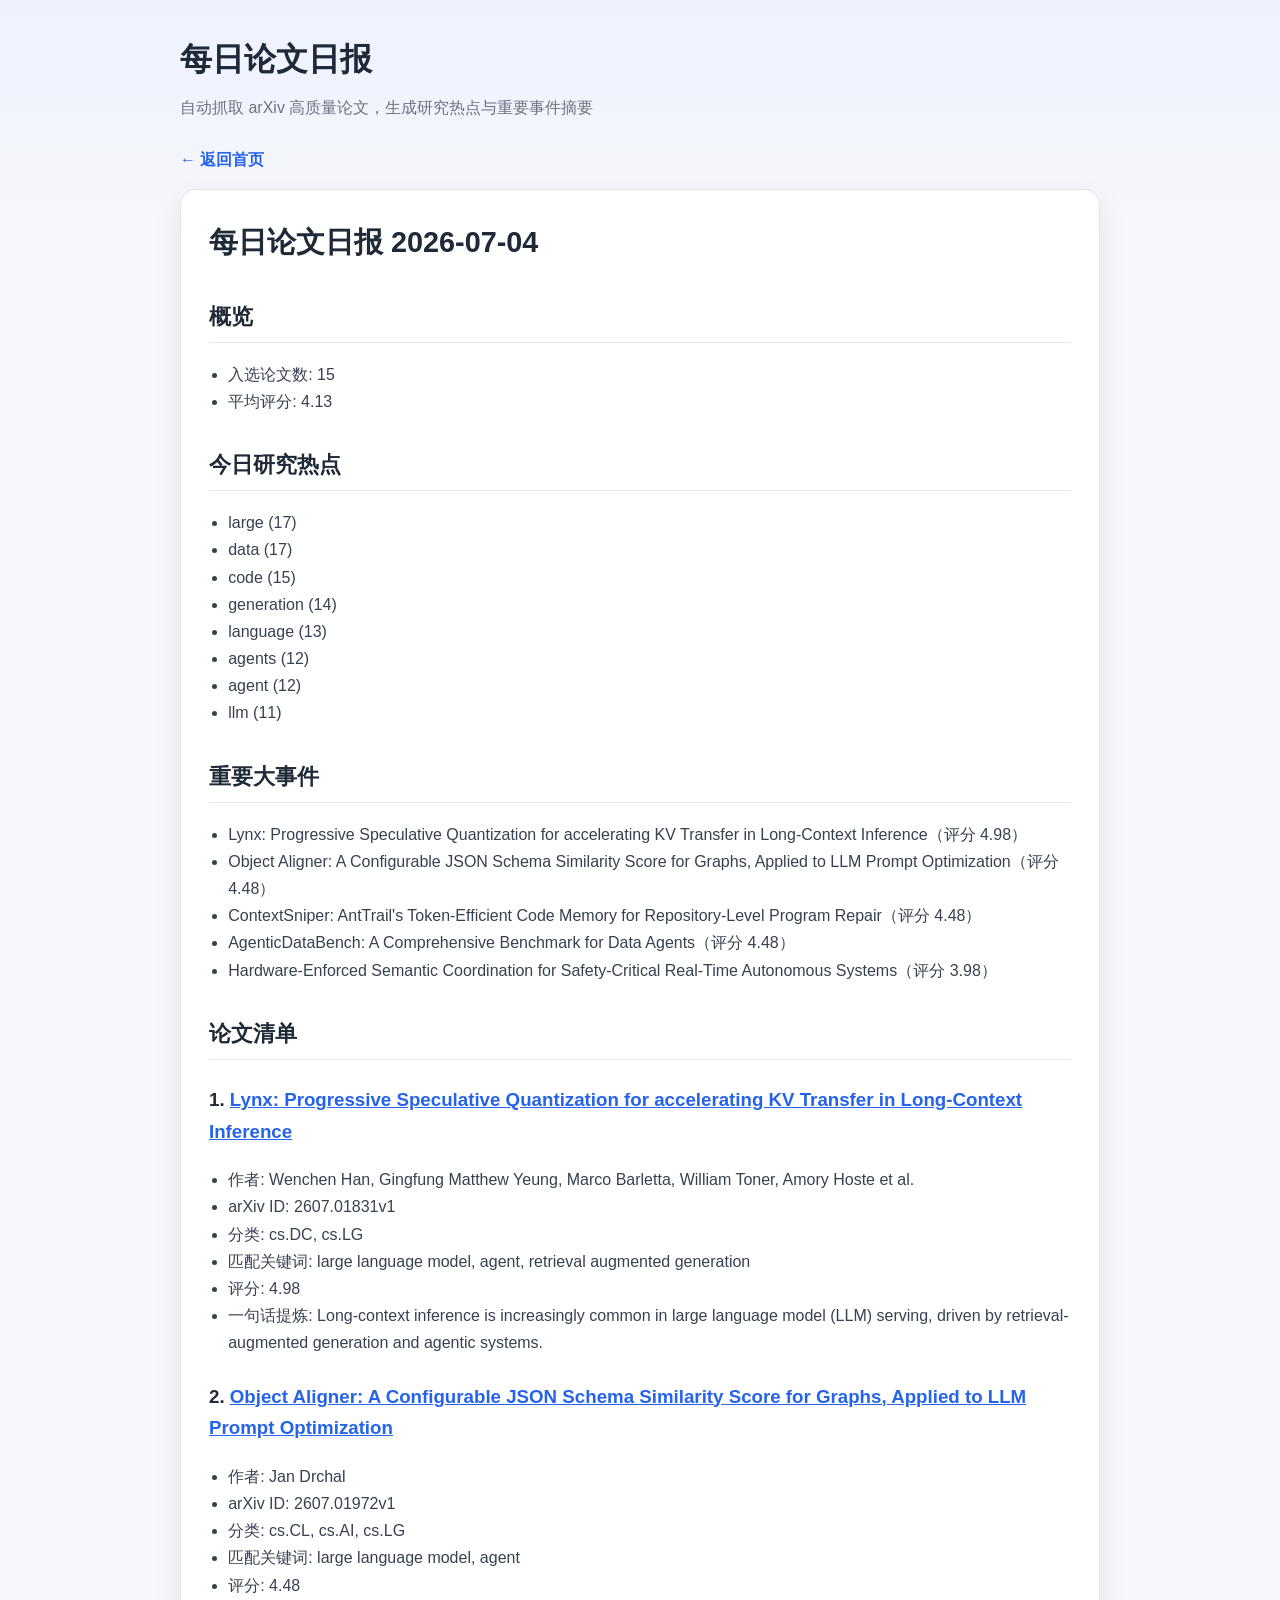
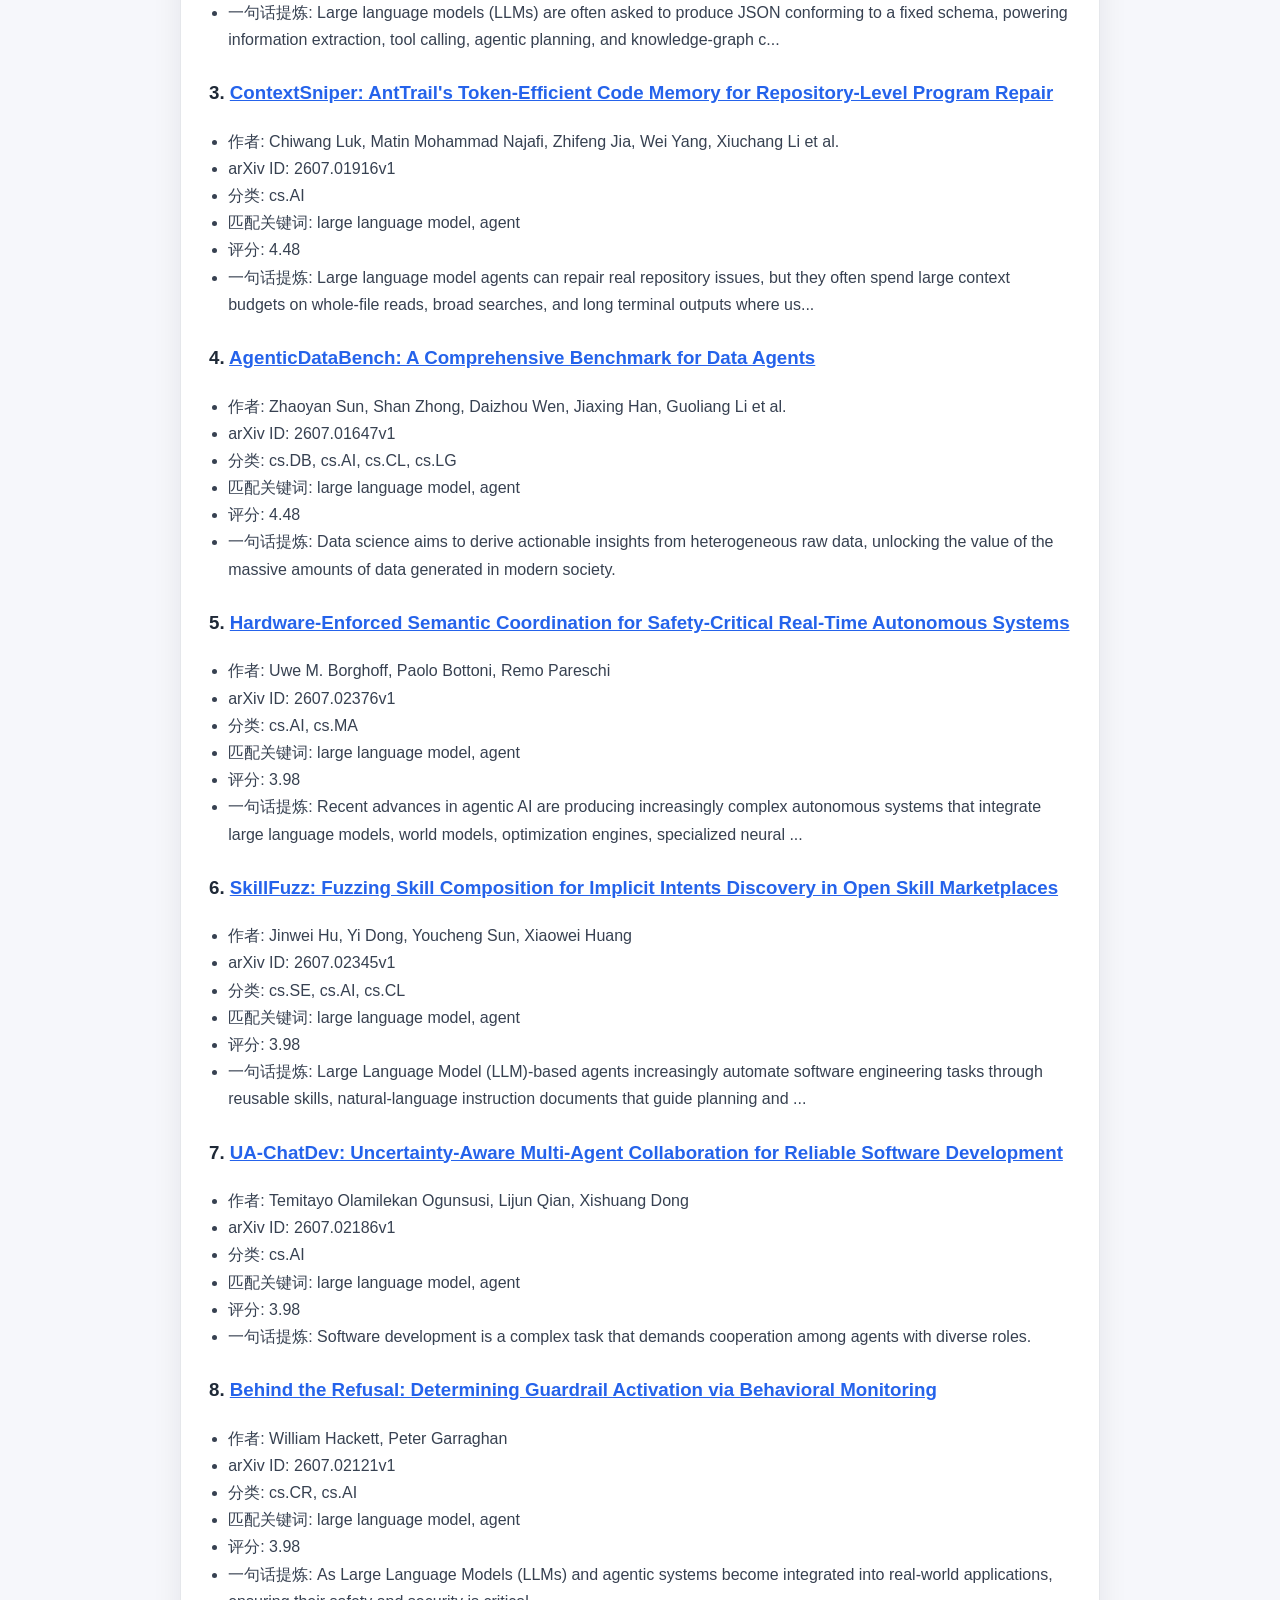
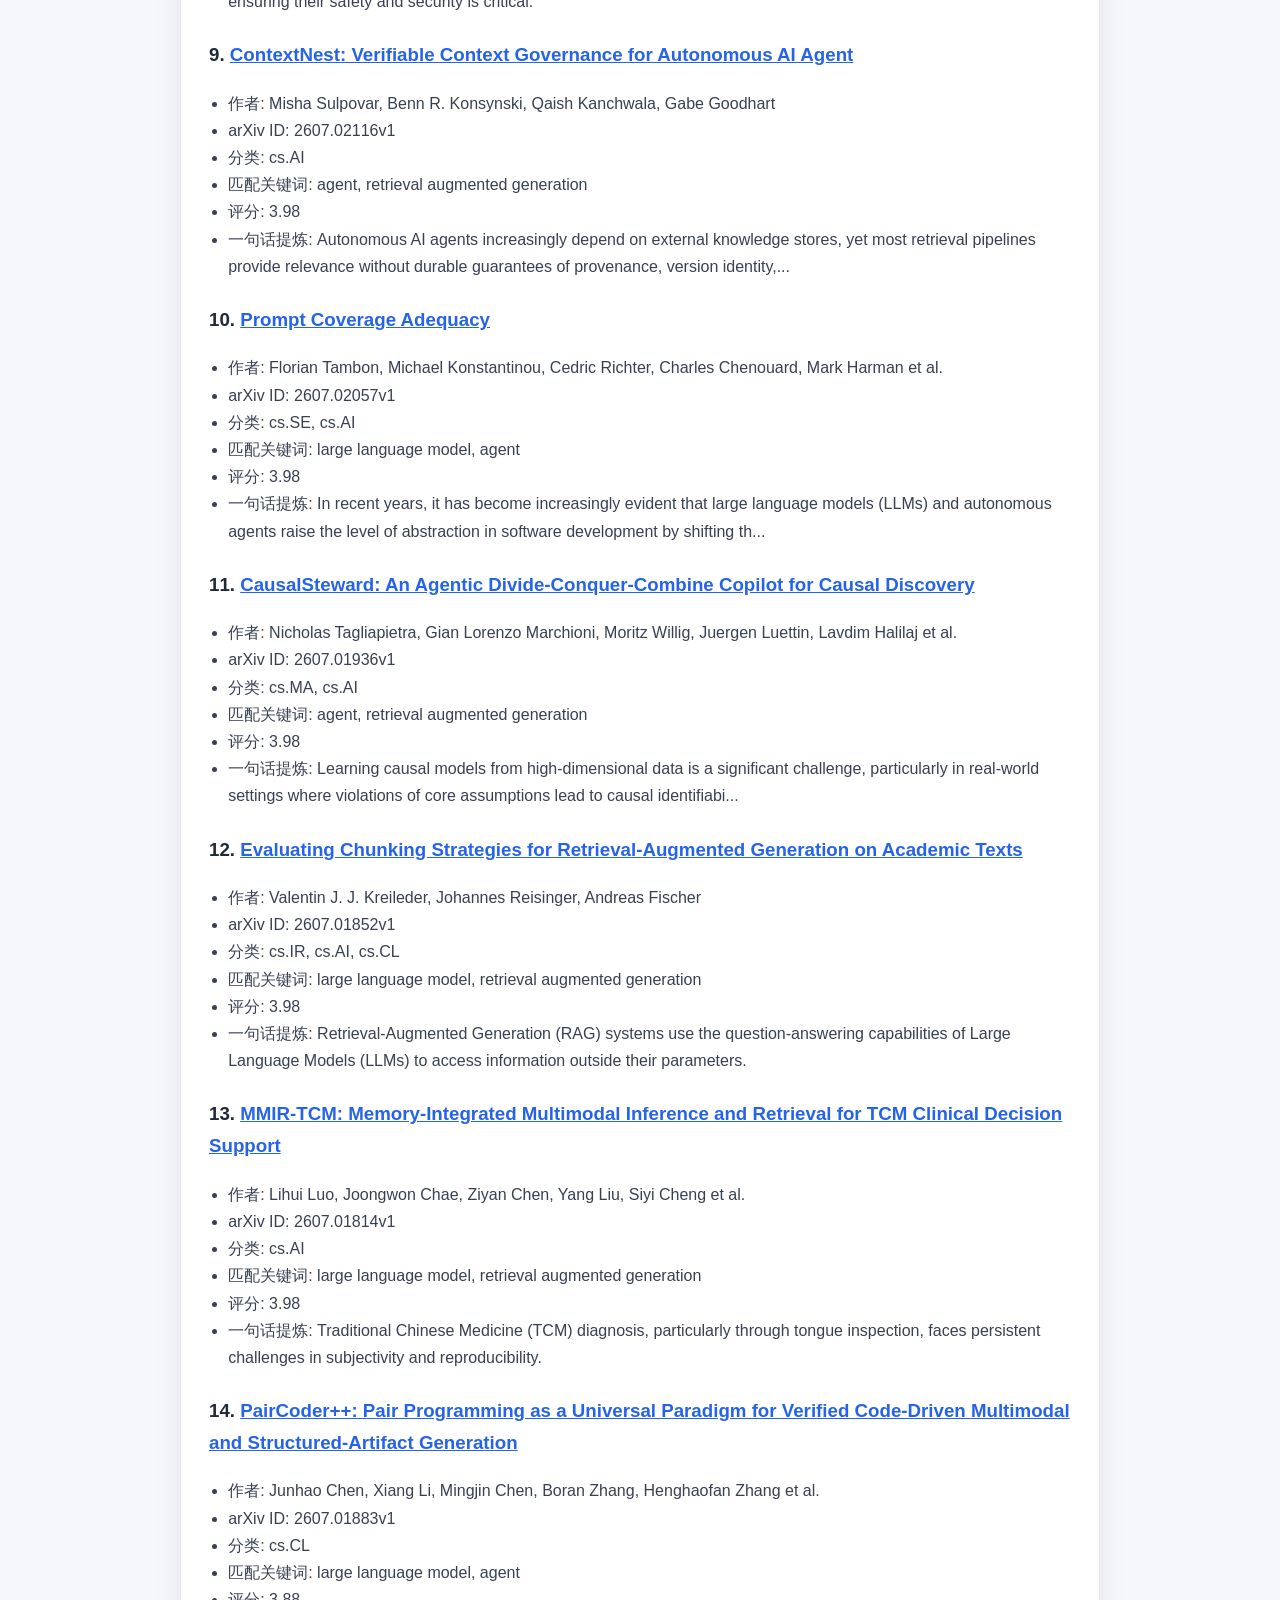
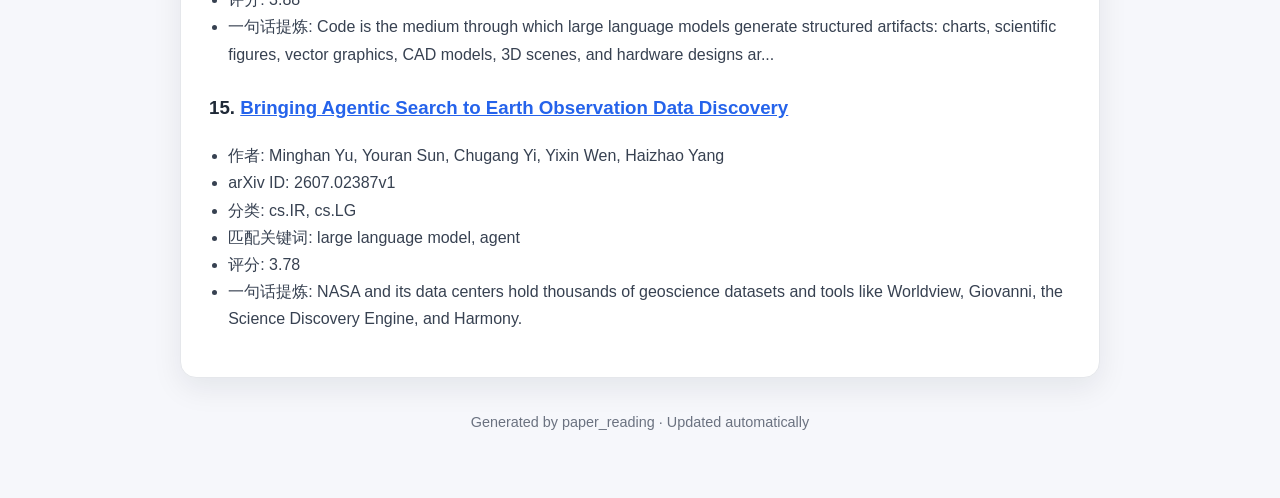
<file: reports/2026-07-04.html>
<!DOCTYPE html>
<html lang="zh-CN">
<head>
  <meta charset="UTF-8">
  <meta name="viewport" content="width=device-width, initial-scale=1.0">
  <title>每日论文日报 2026-07-04</title>
  <link rel="stylesheet" href="../assets/style.css">
</head>
<body>
  <div class="container">
    <header class="site-header">
      <h1>每日论文日报</h1>
      <p>自动抓取 arXiv 高质量论文，生成研究热点与重要事件摘要</p>
    </header>
    <a class="back-link" href="../index.html">← 返回首页</a>

    <main class="card report-content"><h1>每日论文日报 2026-07-04</h1>
<h2>概览</h2>
<ul>
<li>入选论文数: 15</li>
<li>平均评分: 4.13</li>
</ul>
<h2>今日研究热点</h2>
<ul>
<li>large (17)</li>
<li>data (17)</li>
<li>code (15)</li>
<li>generation (14)</li>
<li>language (13)</li>
<li>agents (12)</li>
<li>agent (12)</li>
<li>llm (11)</li>
</ul>
<h2>重要大事件</h2>
<ul>
<li>Lynx: Progressive Speculative Quantization for accelerating KV Transfer in Long-Context Inference（评分 4.98）</li>
<li>Object Aligner: A Configurable JSON Schema Similarity Score for Graphs, Applied to LLM Prompt Optimization（评分 4.48）</li>
<li>ContextSniper: AntTrail's Token-Efficient Code Memory for Repository-Level Program Repair（评分 4.48）</li>
<li>AgenticDataBench: A Comprehensive Benchmark for Data Agents（评分 4.48）</li>
<li>Hardware-Enforced Semantic Coordination for Safety-Critical Real-Time Autonomous Systems（评分 3.98）</li>
</ul>
<h2>论文清单</h2>
<h3>1. <a href="https://arxiv.org/abs/2607.01831v1">Lynx: Progressive Speculative Quantization for accelerating KV Transfer in Long-Context Inference</a></h3>
<ul>
<li>作者: Wenchen Han, Gingfung Matthew Yeung, Marco Barletta, William Toner, Amory Hoste et al.</li>
<li>arXiv ID: 2607.01831v1</li>
<li>分类: cs.DC, cs.LG</li>
<li>匹配关键词: large language model, agent, retrieval augmented generation</li>
<li>评分: 4.98</li>
<li>一句话提炼: Long-context inference is increasingly common in large language model (LLM) serving, driven by retrieval-augmented generation and agentic systems.</li>
</ul>
<h3>2. <a href="https://arxiv.org/abs/2607.01972v1">Object Aligner: A Configurable JSON Schema Similarity Score for Graphs, Applied to LLM Prompt Optimization</a></h3>
<ul>
<li>作者: Jan Drchal</li>
<li>arXiv ID: 2607.01972v1</li>
<li>分类: cs.CL, cs.AI, cs.LG</li>
<li>匹配关键词: large language model, agent</li>
<li>评分: 4.48</li>
<li>一句话提炼: Large language models (LLMs) are often asked to produce JSON conforming to a fixed schema, powering information extraction, tool calling, agentic planning, and knowledge-graph c...</li>
</ul>
<h3>3. <a href="https://arxiv.org/abs/2607.01916v1">ContextSniper: AntTrail's Token-Efficient Code Memory for Repository-Level Program Repair</a></h3>
<ul>
<li>作者: Chiwang Luk, Matin Mohammad Najafi, Zhifeng Jia, Wei Yang, Xiuchang Li et al.</li>
<li>arXiv ID: 2607.01916v1</li>
<li>分类: cs.AI</li>
<li>匹配关键词: large language model, agent</li>
<li>评分: 4.48</li>
<li>一句话提炼: Large language model agents can repair real repository issues, but they often spend large context budgets on whole-file reads, broad searches, and long terminal outputs where us...</li>
</ul>
<h3>4. <a href="https://arxiv.org/abs/2607.01647v1">AgenticDataBench: A Comprehensive Benchmark for Data Agents</a></h3>
<ul>
<li>作者: Zhaoyan Sun, Shan Zhong, Daizhou Wen, Jiaxing Han, Guoliang Li et al.</li>
<li>arXiv ID: 2607.01647v1</li>
<li>分类: cs.DB, cs.AI, cs.CL, cs.LG</li>
<li>匹配关键词: large language model, agent</li>
<li>评分: 4.48</li>
<li>一句话提炼: Data science aims to derive actionable insights from heterogeneous raw data, unlocking the value of the massive amounts of data generated in modern society.</li>
</ul>
<h3>5. <a href="https://arxiv.org/abs/2607.02376v1">Hardware-Enforced Semantic Coordination for Safety-Critical Real-Time Autonomous Systems</a></h3>
<ul>
<li>作者: Uwe M. Borghoff, Paolo Bottoni, Remo Pareschi</li>
<li>arXiv ID: 2607.02376v1</li>
<li>分类: cs.AI, cs.MA</li>
<li>匹配关键词: large language model, agent</li>
<li>评分: 3.98</li>
<li>一句话提炼: Recent advances in agentic AI are producing increasingly complex autonomous systems that integrate large language models, world models, optimization engines, specialized neural ...</li>
</ul>
<h3>6. <a href="https://arxiv.org/abs/2607.02345v1">SkillFuzz: Fuzzing Skill Composition for Implicit Intents Discovery in Open Skill Marketplaces</a></h3>
<ul>
<li>作者: Jinwei Hu, Yi Dong, Youcheng Sun, Xiaowei Huang</li>
<li>arXiv ID: 2607.02345v1</li>
<li>分类: cs.SE, cs.AI, cs.CL</li>
<li>匹配关键词: large language model, agent</li>
<li>评分: 3.98</li>
<li>一句话提炼: Large Language Model (LLM)-based agents increasingly automate software engineering tasks through reusable skills, natural-language instruction documents that guide planning and ...</li>
</ul>
<h3>7. <a href="https://arxiv.org/abs/2607.02186v1">UA-ChatDev: Uncertainty-Aware Multi-Agent Collaboration for Reliable Software Development</a></h3>
<ul>
<li>作者: Temitayo Olamilekan Ogunsusi, Lijun Qian, Xishuang Dong</li>
<li>arXiv ID: 2607.02186v1</li>
<li>分类: cs.AI</li>
<li>匹配关键词: large language model, agent</li>
<li>评分: 3.98</li>
<li>一句话提炼: Software development is a complex task that demands cooperation among agents with diverse roles.</li>
</ul>
<h3>8. <a href="https://arxiv.org/abs/2607.02121v1">Behind the Refusal: Determining Guardrail Activation via Behavioral Monitoring</a></h3>
<ul>
<li>作者: William Hackett, Peter Garraghan</li>
<li>arXiv ID: 2607.02121v1</li>
<li>分类: cs.CR, cs.AI</li>
<li>匹配关键词: large language model, agent</li>
<li>评分: 3.98</li>
<li>一句话提炼: As Large Language Models (LLMs) and agentic systems become integrated into real-world applications, ensuring their safety and security is critical.</li>
</ul>
<h3>9. <a href="https://arxiv.org/abs/2607.02116v1">ContextNest: Verifiable Context Governance for Autonomous AI Agent</a></h3>
<ul>
<li>作者: Misha Sulpovar, Benn R. Konsynski, Qaish Kanchwala, Gabe Goodhart</li>
<li>arXiv ID: 2607.02116v1</li>
<li>分类: cs.AI</li>
<li>匹配关键词: agent, retrieval augmented generation</li>
<li>评分: 3.98</li>
<li>一句话提炼: Autonomous AI agents increasingly depend on external knowledge stores, yet most retrieval pipelines provide relevance without durable guarantees of provenance, version identity,...</li>
</ul>
<h3>10. <a href="https://arxiv.org/abs/2607.02057v1">Prompt Coverage Adequacy</a></h3>
<ul>
<li>作者: Florian Tambon, Michael Konstantinou, Cedric Richter, Charles Chenouard, Mark Harman et al.</li>
<li>arXiv ID: 2607.02057v1</li>
<li>分类: cs.SE, cs.AI</li>
<li>匹配关键词: large language model, agent</li>
<li>评分: 3.98</li>
<li>一句话提炼: In recent years, it has become increasingly evident that large language models (LLMs) and autonomous agents raise the level of abstraction in software development by shifting th...</li>
</ul>
<h3>11. <a href="https://arxiv.org/abs/2607.01936v1">CausalSteward: An Agentic Divide-Conquer-Combine Copilot for Causal Discovery</a></h3>
<ul>
<li>作者: Nicholas Tagliapietra, Gian Lorenzo Marchioni, Moritz Willig, Juergen Luettin, Lavdim Halilaj et al.</li>
<li>arXiv ID: 2607.01936v1</li>
<li>分类: cs.MA, cs.AI</li>
<li>匹配关键词: agent, retrieval augmented generation</li>
<li>评分: 3.98</li>
<li>一句话提炼: Learning causal models from high-dimensional data is a significant challenge, particularly in real-world settings where violations of core assumptions lead to causal identifiabi...</li>
</ul>
<h3>12. <a href="https://arxiv.org/abs/2607.01852v1">Evaluating Chunking Strategies for Retrieval-Augmented Generation on Academic Texts</a></h3>
<ul>
<li>作者: Valentin J. J. Kreileder, Johannes Reisinger, Andreas Fischer</li>
<li>arXiv ID: 2607.01852v1</li>
<li>分类: cs.IR, cs.AI, cs.CL</li>
<li>匹配关键词: large language model, retrieval augmented generation</li>
<li>评分: 3.98</li>
<li>一句话提炼: Retrieval-Augmented Generation (RAG) systems use the question-answering capabilities of Large Language Models (LLMs) to access information outside their parameters.</li>
</ul>
<h3>13. <a href="https://arxiv.org/abs/2607.01814v1">MMIR-TCM: Memory-Integrated Multimodal Inference and Retrieval for TCM Clinical Decision Support</a></h3>
<ul>
<li>作者: Lihui Luo, Joongwon Chae, Ziyan Chen, Yang Liu, Siyi Cheng et al.</li>
<li>arXiv ID: 2607.01814v1</li>
<li>分类: cs.AI</li>
<li>匹配关键词: large language model, retrieval augmented generation</li>
<li>评分: 3.98</li>
<li>一句话提炼: Traditional Chinese Medicine (TCM) diagnosis, particularly through tongue inspection, faces persistent challenges in subjectivity and reproducibility.</li>
</ul>
<h3>14. <a href="https://arxiv.org/abs/2607.01883v1">PairCoder++: Pair Programming as a Universal Paradigm for Verified Code-Driven Multimodal and Structured-Artifact Generation</a></h3>
<ul>
<li>作者: Junhao Chen, Xiang Li, Mingjin Chen, Boran Zhang, Henghaofan Zhang et al.</li>
<li>arXiv ID: 2607.01883v1</li>
<li>分类: cs.CL</li>
<li>匹配关键词: large language model, agent</li>
<li>评分: 3.88</li>
<li>一句话提炼: Code is the medium through which large language models generate structured artifacts: charts, scientific figures, vector graphics, CAD models, 3D scenes, and hardware designs ar...</li>
</ul>
<h3>15. <a href="https://arxiv.org/abs/2607.02387v1">Bringing Agentic Search to Earth Observation Data Discovery</a></h3>
<ul>
<li>作者: Minghan Yu, Youran Sun, Chugang Yi, Yixin Wen, Haizhao Yang</li>
<li>arXiv ID: 2607.02387v1</li>
<li>分类: cs.IR, cs.LG</li>
<li>匹配关键词: large language model, agent</li>
<li>评分: 3.78</li>
<li>一句话提炼: NASA and its data centers hold thousands of geoscience datasets and tools like Worldview, Giovanni, the Science Discovery Engine, and Harmony.</li>
</ul></main>
    <footer class="site-footer">Generated by paper_reading · Updated automatically</footer>
  </div>
</body>
</html>
</file>
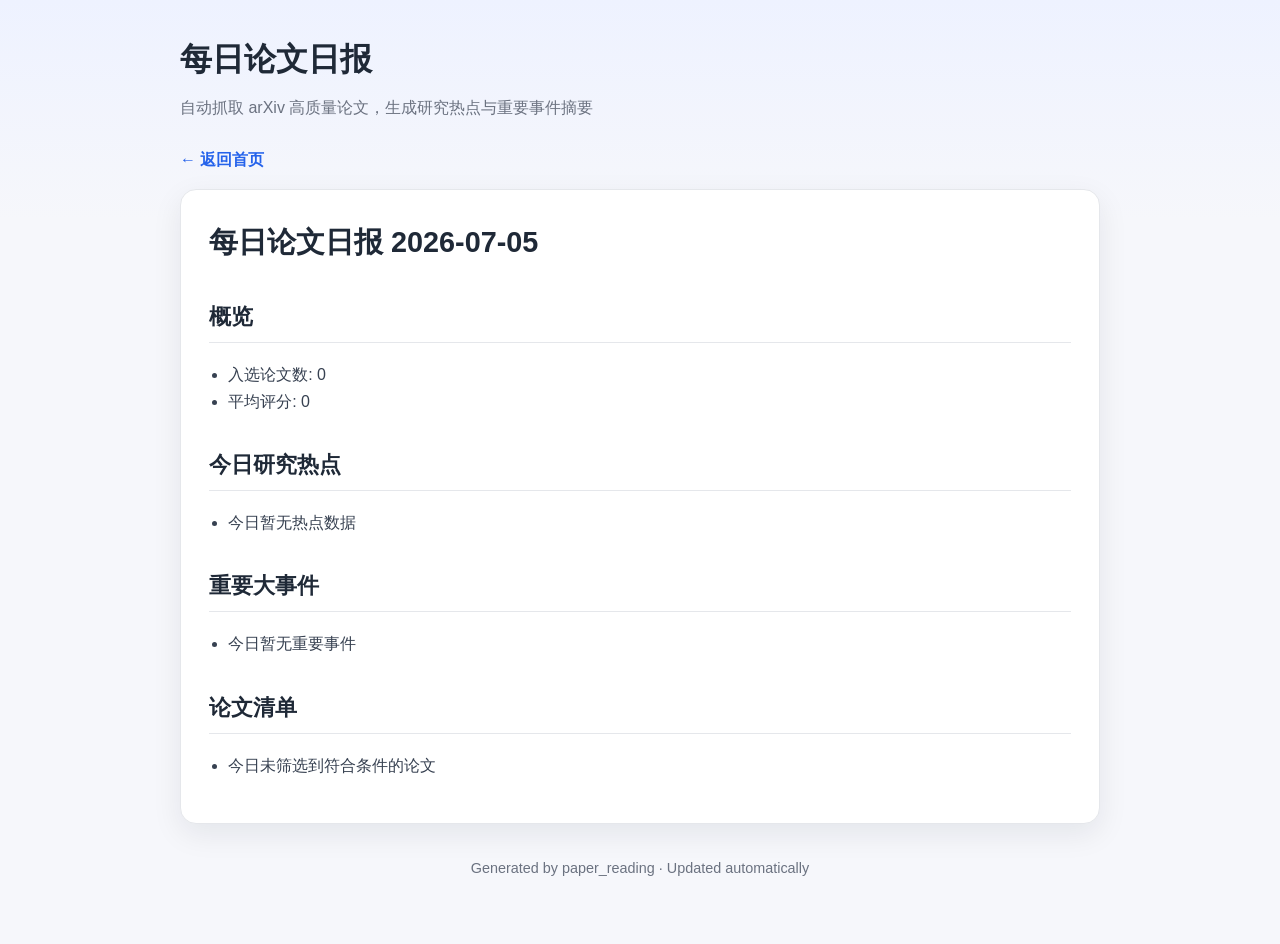
<file: reports/2026-07-05.html>
<!DOCTYPE html>
<html lang="zh-CN">
<head>
  <meta charset="UTF-8">
  <meta name="viewport" content="width=device-width, initial-scale=1.0">
  <title>每日论文日报 2026-07-05</title>
  <link rel="stylesheet" href="../assets/style.css">
</head>
<body>
  <div class="container">
    <header class="site-header">
      <h1>每日论文日报</h1>
      <p>自动抓取 arXiv 高质量论文，生成研究热点与重要事件摘要</p>
    </header>
    <a class="back-link" href="../index.html">← 返回首页</a>

    <main class="card report-content"><h1>每日论文日报 2026-07-05</h1>
<h2>概览</h2>
<ul>
<li>入选论文数: 0</li>
<li>平均评分: 0</li>
</ul>
<h2>今日研究热点</h2>
<ul>
<li>今日暂无热点数据</li>
</ul>
<h2>重要大事件</h2>
<ul>
<li>今日暂无重要事件</li>
</ul>
<h2>论文清单</h2>
<ul>
<li>今日未筛选到符合条件的论文</li>
</ul></main>
    <footer class="site-footer">Generated by paper_reading · Updated automatically</footer>
  </div>
</body>
</html>
</file>
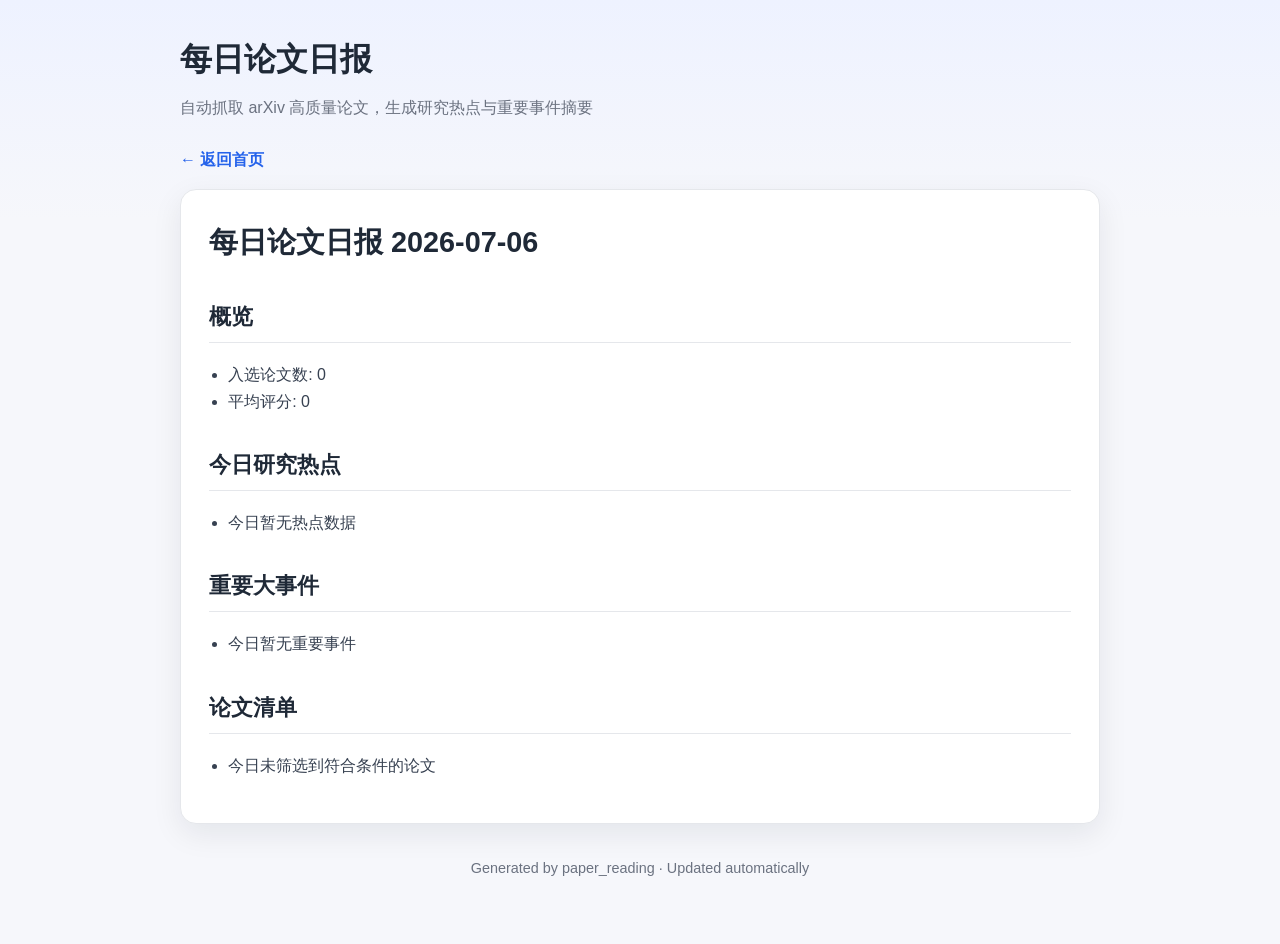
<file: reports/2026-07-06.html>
<!DOCTYPE html>
<html lang="zh-CN">
<head>
  <meta charset="UTF-8">
  <meta name="viewport" content="width=device-width, initial-scale=1.0">
  <title>每日论文日报 2026-07-06</title>
  <link rel="stylesheet" href="../assets/style.css">
</head>
<body>
  <div class="container">
    <header class="site-header">
      <h1>每日论文日报</h1>
      <p>自动抓取 arXiv 高质量论文，生成研究热点与重要事件摘要</p>
    </header>
    <a class="back-link" href="../index.html">← 返回首页</a>

    <main class="card report-content"><h1>每日论文日报 2026-07-06</h1>
<h2>概览</h2>
<ul>
<li>入选论文数: 0</li>
<li>平均评分: 0</li>
</ul>
<h2>今日研究热点</h2>
<ul>
<li>今日暂无热点数据</li>
</ul>
<h2>重要大事件</h2>
<ul>
<li>今日暂无重要事件</li>
</ul>
<h2>论文清单</h2>
<ul>
<li>今日未筛选到符合条件的论文</li>
</ul></main>
    <footer class="site-footer">Generated by paper_reading · Updated automatically</footer>
  </div>
</body>
</html>
</file>
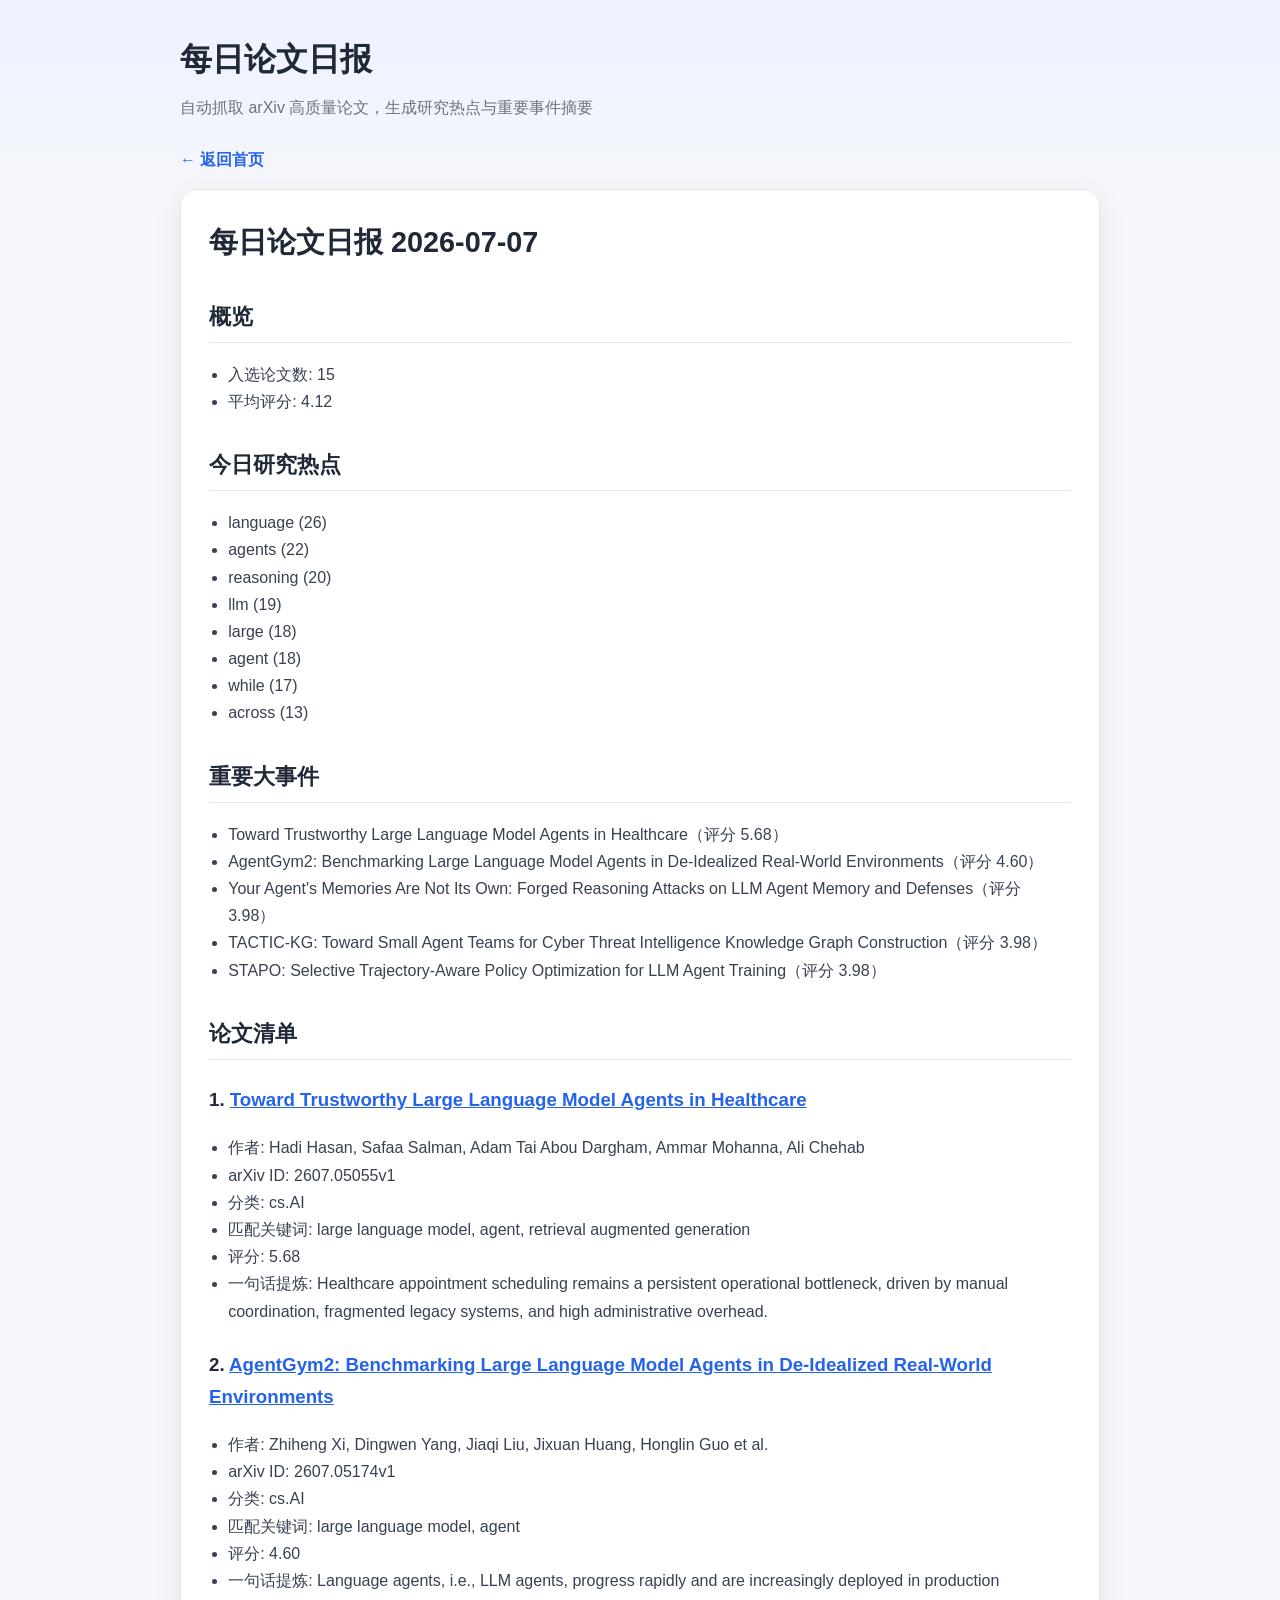
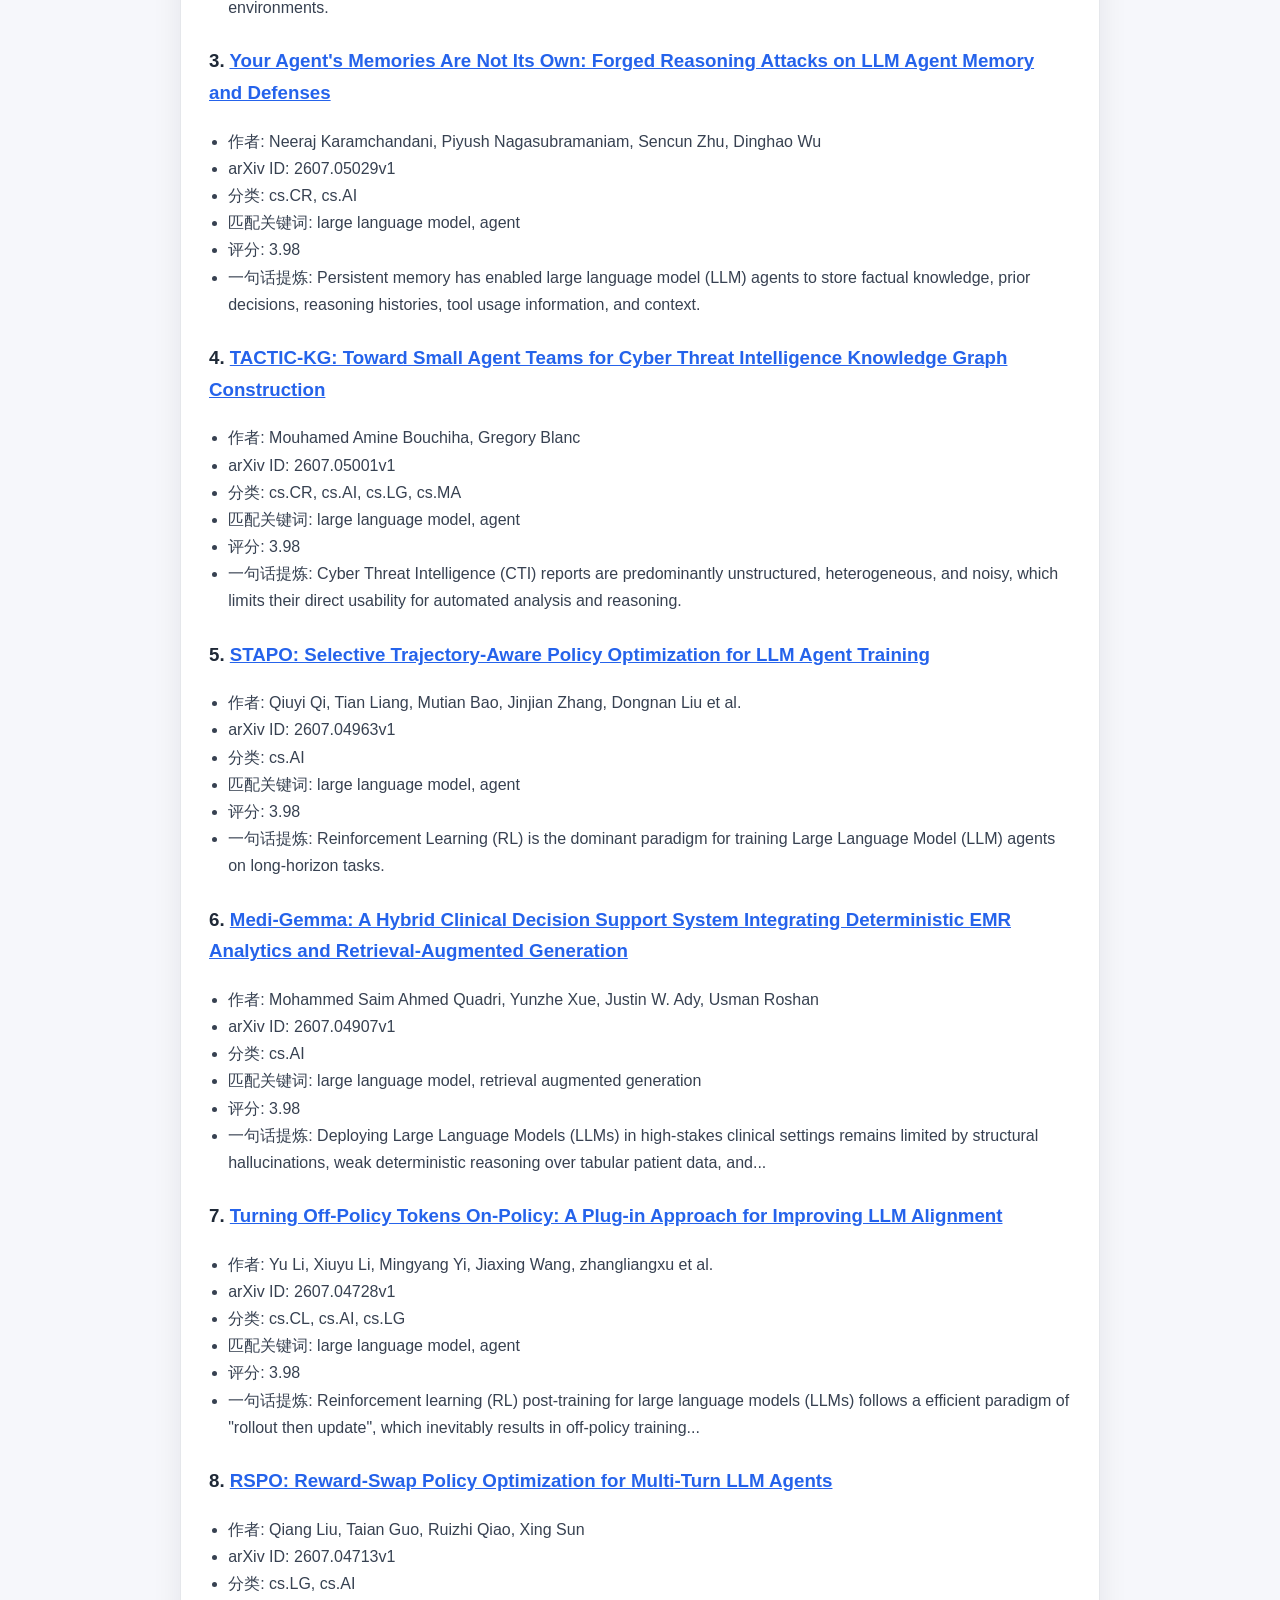
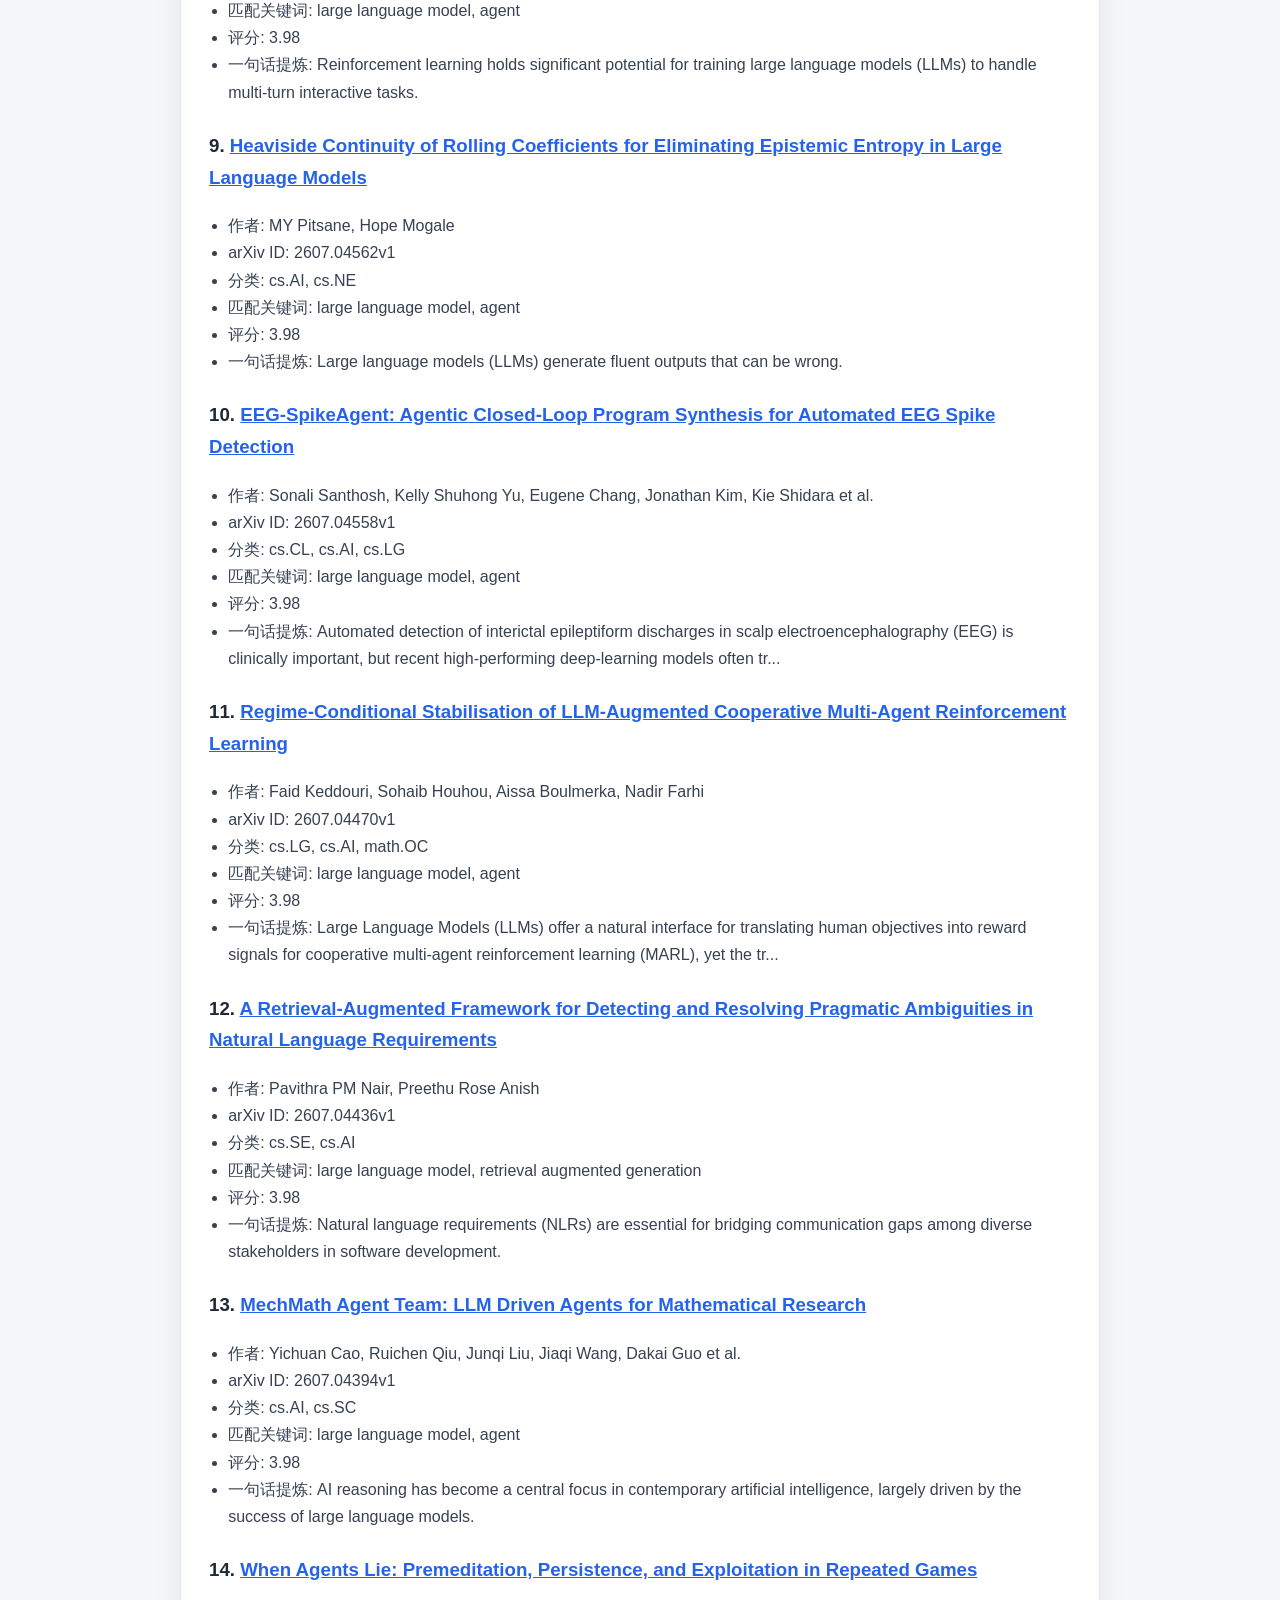
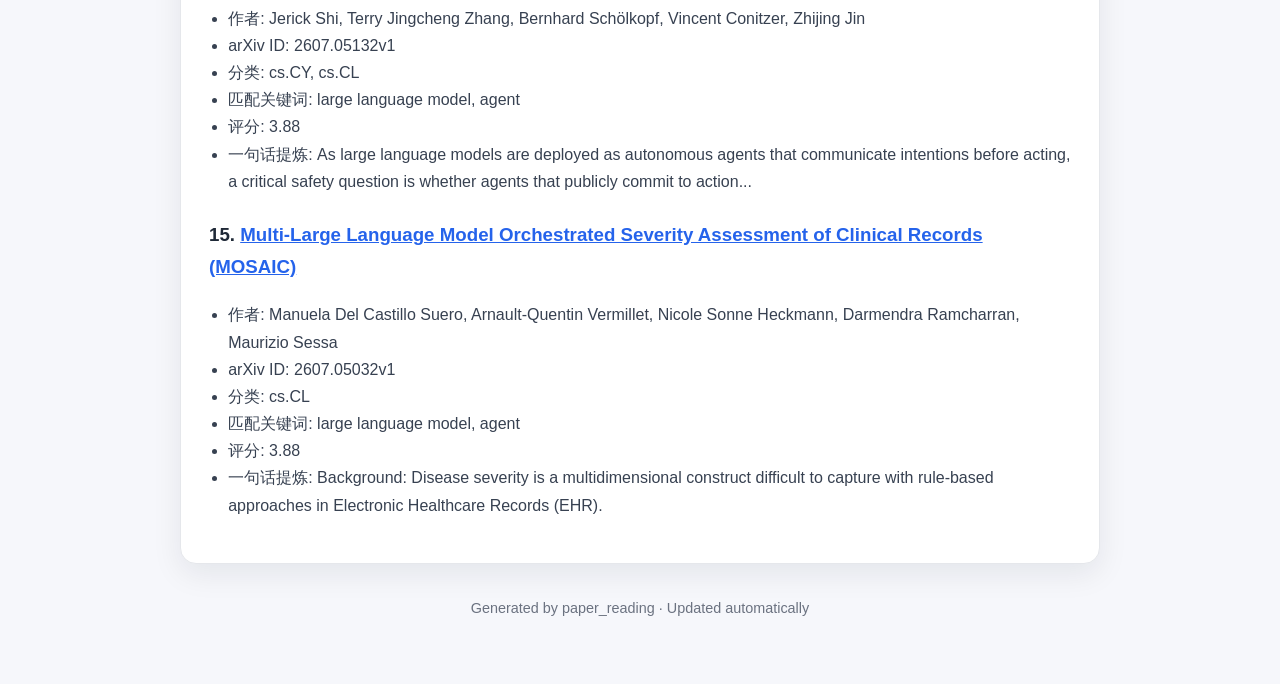
<file: reports/2026-07-07.html>
<!DOCTYPE html>
<html lang="zh-CN">
<head>
  <meta charset="UTF-8">
  <meta name="viewport" content="width=device-width, initial-scale=1.0">
  <title>每日论文日报 2026-07-07</title>
  <link rel="stylesheet" href="../assets/style.css">
</head>
<body>
  <div class="container">
    <header class="site-header">
      <h1>每日论文日报</h1>
      <p>自动抓取 arXiv 高质量论文，生成研究热点与重要事件摘要</p>
    </header>
    <a class="back-link" href="../index.html">← 返回首页</a>

    <main class="card report-content"><h1>每日论文日报 2026-07-07</h1>
<h2>概览</h2>
<ul>
<li>入选论文数: 15</li>
<li>平均评分: 4.12</li>
</ul>
<h2>今日研究热点</h2>
<ul>
<li>language (26)</li>
<li>agents (22)</li>
<li>reasoning (20)</li>
<li>llm (19)</li>
<li>large (18)</li>
<li>agent (18)</li>
<li>while (17)</li>
<li>across (13)</li>
</ul>
<h2>重要大事件</h2>
<ul>
<li>Toward Trustworthy Large Language Model Agents in Healthcare（评分 5.68）</li>
<li>AgentGym2: Benchmarking Large Language Model Agents in De-Idealized Real-World Environments（评分 4.60）</li>
<li>Your Agent's Memories Are Not Its Own: Forged Reasoning Attacks on LLM Agent Memory and Defenses（评分 3.98）</li>
<li>TACTIC-KG: Toward Small Agent Teams for Cyber Threat Intelligence Knowledge Graph Construction（评分 3.98）</li>
<li>STAPO: Selective Trajectory-Aware Policy Optimization for LLM Agent Training（评分 3.98）</li>
</ul>
<h2>论文清单</h2>
<h3>1. <a href="https://arxiv.org/abs/2607.05055v1">Toward Trustworthy Large Language Model Agents in Healthcare</a></h3>
<ul>
<li>作者: Hadi Hasan, Safaa Salman, Adam Tai Abou Dargham, Ammar Mohanna, Ali Chehab</li>
<li>arXiv ID: 2607.05055v1</li>
<li>分类: cs.AI</li>
<li>匹配关键词: large language model, agent, retrieval augmented generation</li>
<li>评分: 5.68</li>
<li>一句话提炼: Healthcare appointment scheduling remains a persistent operational bottleneck, driven by manual coordination, fragmented legacy systems, and high administrative overhead.</li>
</ul>
<h3>2. <a href="https://arxiv.org/abs/2607.05174v1">AgentGym2: Benchmarking Large Language Model Agents in De-Idealized Real-World Environments</a></h3>
<ul>
<li>作者: Zhiheng Xi, Dingwen Yang, Jiaqi Liu, Jixuan Huang, Honglin Guo et al.</li>
<li>arXiv ID: 2607.05174v1</li>
<li>分类: cs.AI</li>
<li>匹配关键词: large language model, agent</li>
<li>评分: 4.60</li>
<li>一句话提炼: Language agents, i.e., LLM agents, progress rapidly and are increasingly deployed in production environments.</li>
</ul>
<h3>3. <a href="https://arxiv.org/abs/2607.05029v1">Your Agent's Memories Are Not Its Own: Forged Reasoning Attacks on LLM Agent Memory and Defenses</a></h3>
<ul>
<li>作者: Neeraj Karamchandani, Piyush Nagasubramaniam, Sencun Zhu, Dinghao Wu</li>
<li>arXiv ID: 2607.05029v1</li>
<li>分类: cs.CR, cs.AI</li>
<li>匹配关键词: large language model, agent</li>
<li>评分: 3.98</li>
<li>一句话提炼: Persistent memory has enabled large language model (LLM) agents to store factual knowledge, prior decisions, reasoning histories, tool usage information, and context.</li>
</ul>
<h3>4. <a href="https://arxiv.org/abs/2607.05001v1">TACTIC-KG: Toward Small Agent Teams for Cyber Threat Intelligence Knowledge Graph Construction</a></h3>
<ul>
<li>作者: Mouhamed Amine Bouchiha, Gregory Blanc</li>
<li>arXiv ID: 2607.05001v1</li>
<li>分类: cs.CR, cs.AI, cs.LG, cs.MA</li>
<li>匹配关键词: large language model, agent</li>
<li>评分: 3.98</li>
<li>一句话提炼: Cyber Threat Intelligence (CTI) reports are predominantly unstructured, heterogeneous, and noisy, which limits their direct usability for automated analysis and reasoning.</li>
</ul>
<h3>5. <a href="https://arxiv.org/abs/2607.04963v1">STAPO: Selective Trajectory-Aware Policy Optimization for LLM Agent Training</a></h3>
<ul>
<li>作者: Qiuyi Qi, Tian Liang, Mutian Bao, Jinjian Zhang, Dongnan Liu et al.</li>
<li>arXiv ID: 2607.04963v1</li>
<li>分类: cs.AI</li>
<li>匹配关键词: large language model, agent</li>
<li>评分: 3.98</li>
<li>一句话提炼: Reinforcement Learning (RL) is the dominant paradigm for training Large Language Model (LLM) agents on long-horizon tasks.</li>
</ul>
<h3>6. <a href="https://arxiv.org/abs/2607.04907v1">Medi-Gemma: A Hybrid Clinical Decision Support System Integrating Deterministic EMR Analytics and Retrieval-Augmented Generation</a></h3>
<ul>
<li>作者: Mohammed Saim Ahmed Quadri, Yunzhe Xue, Justin W. Ady, Usman Roshan</li>
<li>arXiv ID: 2607.04907v1</li>
<li>分类: cs.AI</li>
<li>匹配关键词: large language model, retrieval augmented generation</li>
<li>评分: 3.98</li>
<li>一句话提炼: Deploying Large Language Models (LLMs) in high-stakes clinical settings remains limited by structural hallucinations, weak deterministic reasoning over tabular patient data, and...</li>
</ul>
<h3>7. <a href="https://arxiv.org/abs/2607.04728v1">Turning Off-Policy Tokens On-Policy: A Plug-in Approach for Improving LLM Alignment</a></h3>
<ul>
<li>作者: Yu Li, Xiuyu Li, Mingyang Yi, Jiaxing Wang, zhangliangxu et al.</li>
<li>arXiv ID: 2607.04728v1</li>
<li>分类: cs.CL, cs.AI, cs.LG</li>
<li>匹配关键词: large language model, agent</li>
<li>评分: 3.98</li>
<li>一句话提炼: Reinforcement learning (RL) post-training for large language models (LLMs) follows a efficient paradigm of "rollout then update", which inevitably results in off-policy training...</li>
</ul>
<h3>8. <a href="https://arxiv.org/abs/2607.04713v1">RSPO: Reward-Swap Policy Optimization for Multi-Turn LLM Agents</a></h3>
<ul>
<li>作者: Qiang Liu, Taian Guo, Ruizhi Qiao, Xing Sun</li>
<li>arXiv ID: 2607.04713v1</li>
<li>分类: cs.LG, cs.AI</li>
<li>匹配关键词: large language model, agent</li>
<li>评分: 3.98</li>
<li>一句话提炼: Reinforcement learning holds significant potential for training large language models (LLMs) to handle multi-turn interactive tasks.</li>
</ul>
<h3>9. <a href="https://arxiv.org/abs/2607.04562v1">Heaviside Continuity of Rolling Coefficients for Eliminating Epistemic Entropy in Large Language Models</a></h3>
<ul>
<li>作者: MY Pitsane, Hope Mogale</li>
<li>arXiv ID: 2607.04562v1</li>
<li>分类: cs.AI, cs.NE</li>
<li>匹配关键词: large language model, agent</li>
<li>评分: 3.98</li>
<li>一句话提炼: Large language models (LLMs) generate fluent outputs that can be wrong.</li>
</ul>
<h3>10. <a href="https://arxiv.org/abs/2607.04558v1">EEG-SpikeAgent: Agentic Closed-Loop Program Synthesis for Automated EEG Spike Detection</a></h3>
<ul>
<li>作者: Sonali Santhosh, Kelly Shuhong Yu, Eugene Chang, Jonathan Kim, Kie Shidara et al.</li>
<li>arXiv ID: 2607.04558v1</li>
<li>分类: cs.CL, cs.AI, cs.LG</li>
<li>匹配关键词: large language model, agent</li>
<li>评分: 3.98</li>
<li>一句话提炼: Automated detection of interictal epileptiform discharges in scalp electroencephalography (EEG) is clinically important, but recent high-performing deep-learning models often tr...</li>
</ul>
<h3>11. <a href="https://arxiv.org/abs/2607.04470v1">Regime-Conditional Stabilisation of LLM-Augmented Cooperative Multi-Agent Reinforcement Learning</a></h3>
<ul>
<li>作者: Faid Keddouri, Sohaib Houhou, Aissa Boulmerka, Nadir Farhi</li>
<li>arXiv ID: 2607.04470v1</li>
<li>分类: cs.LG, cs.AI, math.OC</li>
<li>匹配关键词: large language model, agent</li>
<li>评分: 3.98</li>
<li>一句话提炼: Large Language Models (LLMs) offer a natural interface for translating human objectives into reward signals for cooperative multi-agent reinforcement learning (MARL), yet the tr...</li>
</ul>
<h3>12. <a href="https://arxiv.org/abs/2607.04436v1">A Retrieval-Augmented Framework for Detecting and Resolving Pragmatic Ambiguities in Natural Language Requirements</a></h3>
<ul>
<li>作者: Pavithra PM Nair, Preethu Rose Anish</li>
<li>arXiv ID: 2607.04436v1</li>
<li>分类: cs.SE, cs.AI</li>
<li>匹配关键词: large language model, retrieval augmented generation</li>
<li>评分: 3.98</li>
<li>一句话提炼: Natural language requirements (NLRs) are essential for bridging communication gaps among diverse stakeholders in software development.</li>
</ul>
<h3>13. <a href="https://arxiv.org/abs/2607.04394v1">MechMath Agent Team: LLM Driven Agents for Mathematical Research</a></h3>
<ul>
<li>作者: Yichuan Cao, Ruichen Qiu, Junqi Liu, Jiaqi Wang, Dakai Guo et al.</li>
<li>arXiv ID: 2607.04394v1</li>
<li>分类: cs.AI, cs.SC</li>
<li>匹配关键词: large language model, agent</li>
<li>评分: 3.98</li>
<li>一句话提炼: AI reasoning has become a central focus in contemporary artificial intelligence, largely driven by the success of large language models.</li>
</ul>
<h3>14. <a href="https://arxiv.org/abs/2607.05132v1">When Agents Lie: Premeditation, Persistence, and Exploitation in Repeated Games</a></h3>
<ul>
<li>作者: Jerick Shi, Terry Jingcheng Zhang, Bernhard Schölkopf, Vincent Conitzer, Zhijing Jin</li>
<li>arXiv ID: 2607.05132v1</li>
<li>分类: cs.CY, cs.CL</li>
<li>匹配关键词: large language model, agent</li>
<li>评分: 3.88</li>
<li>一句话提炼: As large language models are deployed as autonomous agents that communicate intentions before acting, a critical safety question is whether agents that publicly commit to action...</li>
</ul>
<h3>15. <a href="https://arxiv.org/abs/2607.05032v1">Multi-Large Language Model Orchestrated Severity Assessment of Clinical Records (MOSAIC)</a></h3>
<ul>
<li>作者: Manuela Del Castillo Suero, Arnault-Quentin Vermillet, Nicole Sonne Heckmann, Darmendra Ramcharran, Maurizio Sessa</li>
<li>arXiv ID: 2607.05032v1</li>
<li>分类: cs.CL</li>
<li>匹配关键词: large language model, agent</li>
<li>评分: 3.88</li>
<li>一句话提炼: Background: Disease severity is a multidimensional construct difficult to capture with rule-based approaches in Electronic Healthcare Records (EHR).</li>
</ul></main>
    <footer class="site-footer">Generated by paper_reading · Updated automatically</footer>
  </div>
</body>
</html>
</file>
<file: assets/style.css>
:root {
  --bg: #f6f7fb;
  --card: #ffffff;
  --text: #1f2937;
  --muted: #6b7280;
  --accent: #2563eb;
  --border: #e5e7eb;
  --shadow: 0 10px 30px rgba(15, 23, 42, 0.08);
}

* {
  box-sizing: border-box;
}

body {
  margin: 0;
  font-family: -apple-system, BlinkMacSystemFont, "Segoe UI", Roboto, "Helvetica Neue", Arial, sans-serif;
  background: linear-gradient(180deg, #eef2ff 0%, var(--bg) 220px);
  color: var(--text);
  line-height: 1.7;
}

.container {
  max-width: 960px;
  margin: 0 auto;
  padding: 32px 20px 64px;
}

.site-header {
  margin-bottom: 24px;
}

.site-header h1 {
  margin: 0 0 8px;
  font-size: 2rem;
}

.site-header p {
  margin: 0;
  color: var(--muted);
}

.card {
  background: var(--card);
  border: 1px solid var(--border);
  border-radius: 16px;
  box-shadow: var(--shadow);
  padding: 28px;
  margin-bottom: 24px;
}

.card h2 {
  margin-top: 0;
  font-size: 1.35rem;
}

.archive-list {
  list-style: none;
  padding: 0;
  margin: 0;
  display: grid;
  gap: 10px;
}

.archive-list a {
  display: flex;
  justify-content: space-between;
  align-items: center;
  padding: 12px 14px;
  border: 1px solid var(--border);
  border-radius: 10px;
  text-decoration: none;
  color: var(--text);
  background: #fafafa;
}

.archive-list a:hover {
  border-color: var(--accent);
  background: #eff6ff;
}

.archive-list .date {
  font-weight: 600;
}

.archive-list .link {
  color: var(--accent);
  font-size: 0.95rem;
}

.report-content h1 {
  margin-top: 0;
  font-size: 1.8rem;
}

.report-content h2 {
  margin-top: 2rem;
  padding-bottom: 0.4rem;
  border-bottom: 1px solid var(--border);
}

.report-content h3 {
  margin-top: 1.5rem;
}

.report-content ul {
  padding-left: 1.2rem;
}

.report-content a {
  color: var(--accent);
}

.report-content p,
.report-content li {
  color: #374151;
}

.back-link {
  display: inline-block;
  margin-bottom: 16px;
  color: var(--accent);
  text-decoration: none;
  font-weight: 600;
}

.back-link:hover {
  text-decoration: underline;
}

.site-footer {
  margin-top: 32px;
  color: var(--muted);
  font-size: 0.9rem;
  text-align: center;
}

@media (max-width: 640px) {
  .container {
    padding: 20px 14px 48px;
  }

  .card {
    padding: 20px;
  }

  .site-header h1 {
    font-size: 1.6rem;
  }
}
</file>
